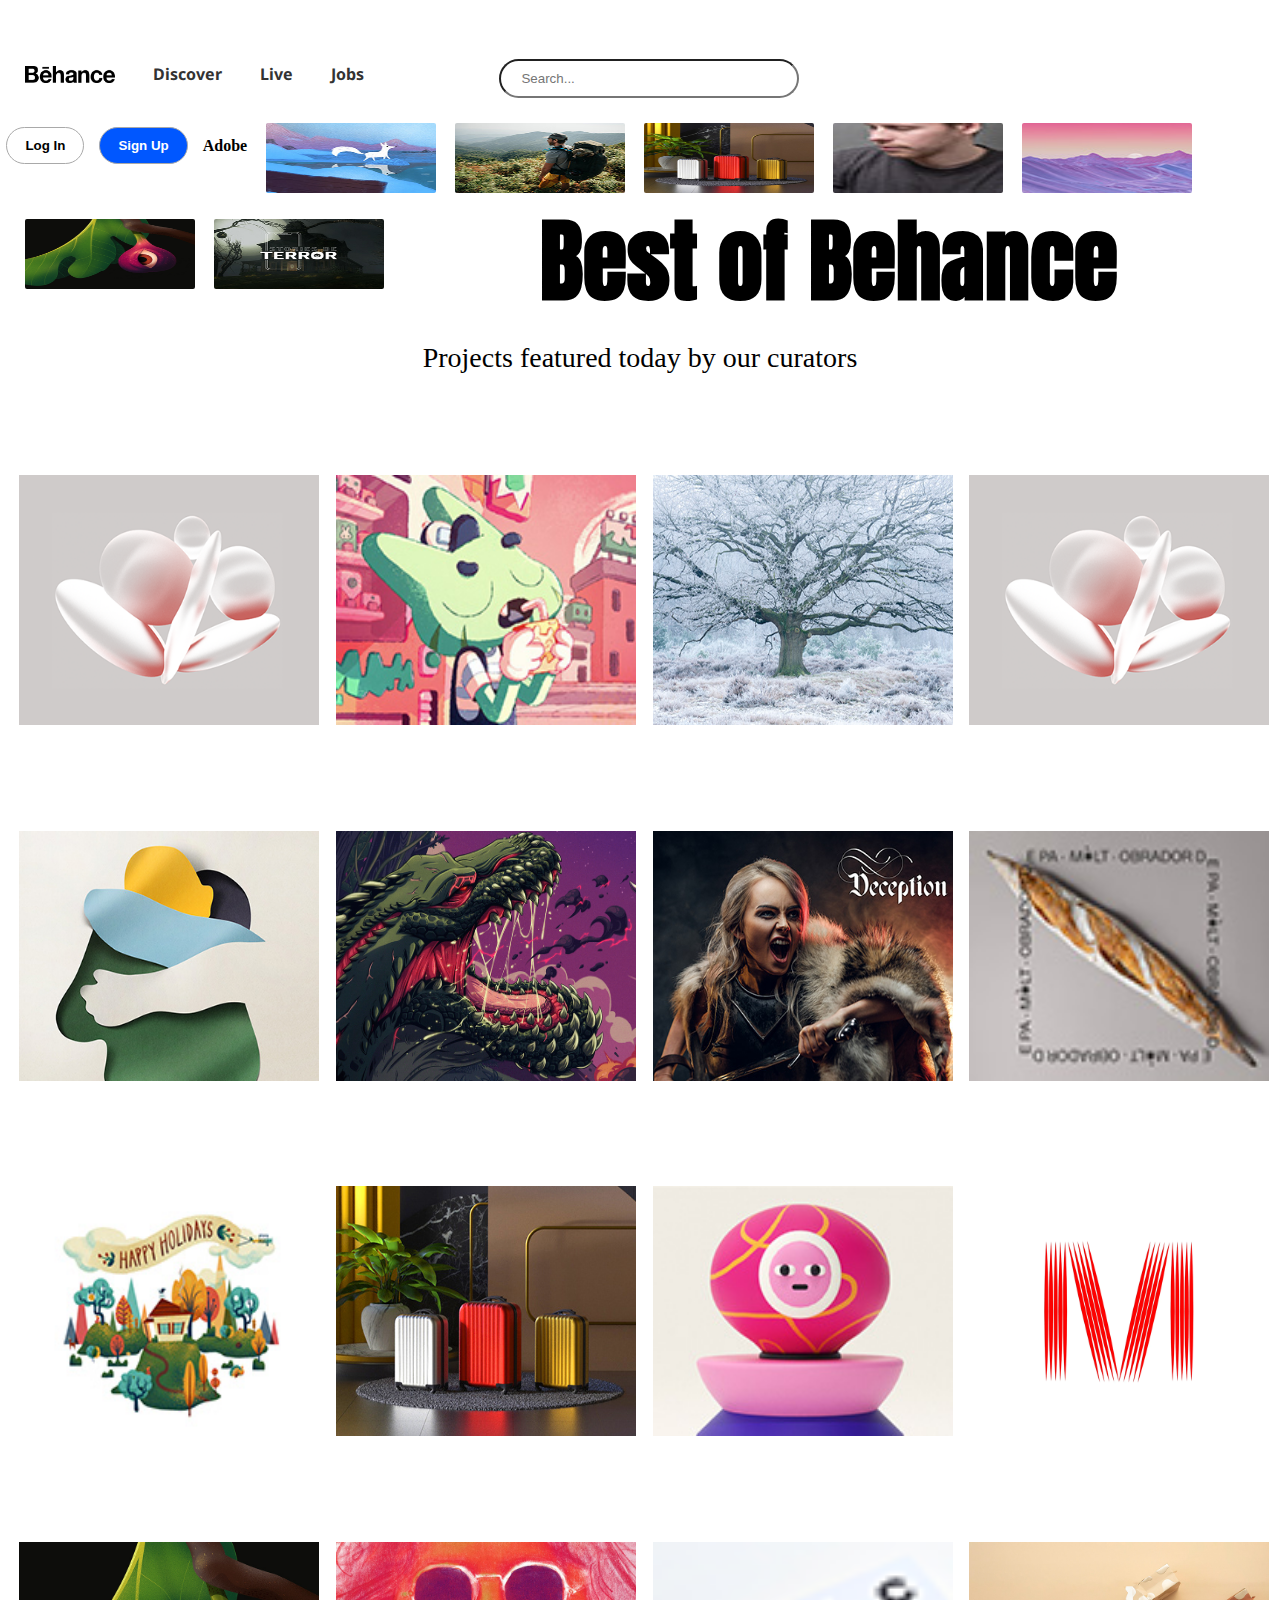
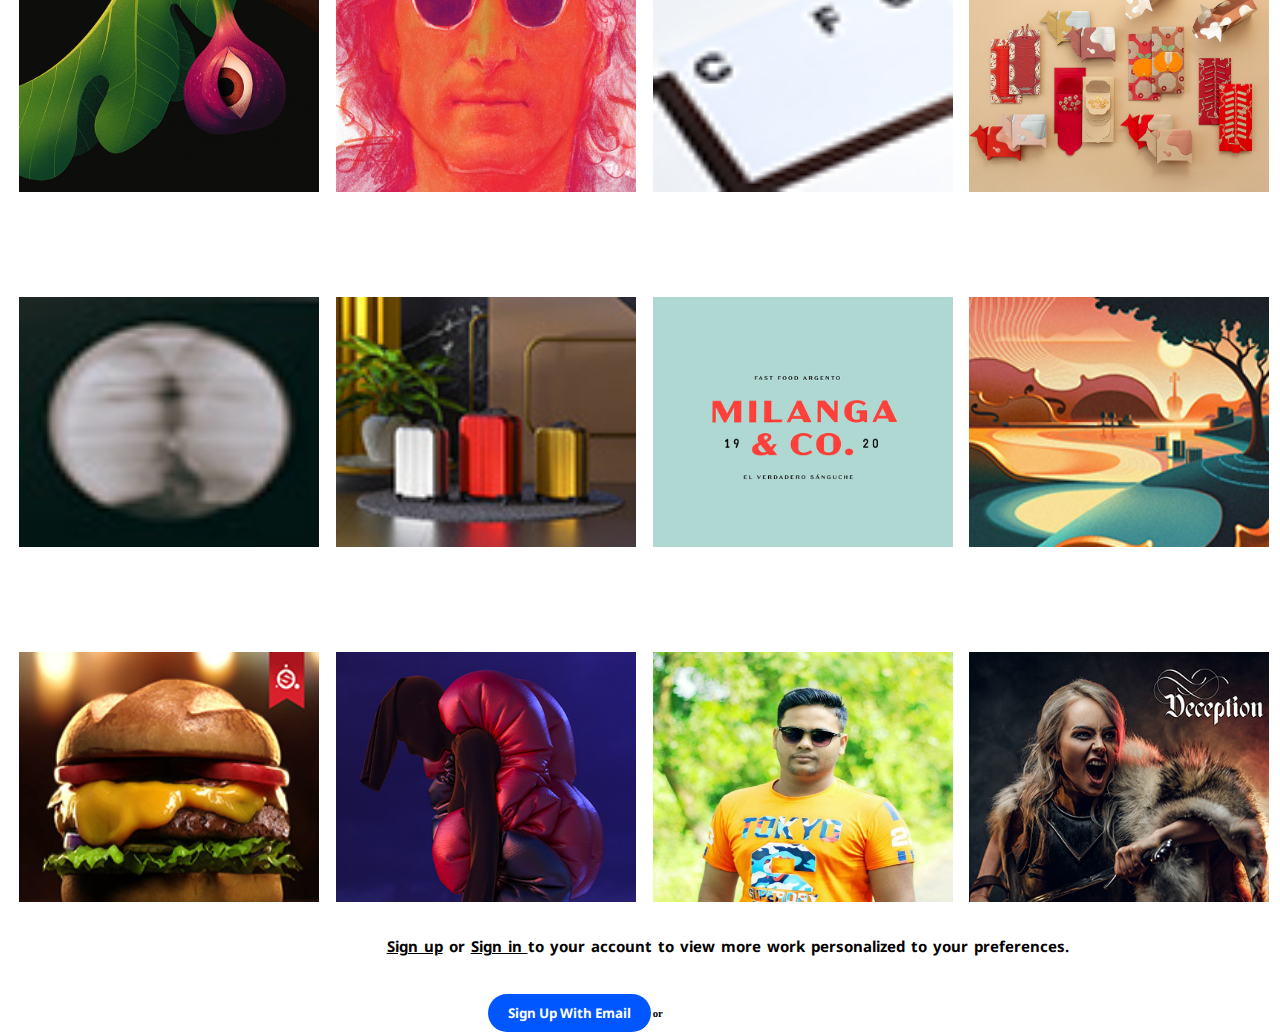
<file: Behance/index.html>
<!DOCTYPE html>
<html>
<head>
	<meta charset="utf-8">
	<meta http-equiv="X-UA-Compatible" content="IE=edge">
	<title>Behance:: Best of Behance</title>
	<link rel="stylesheet" href="assets/css/style.css">
	<link rel="stylesheet" href="assets/fonts/fontawwesome/css/all.css">
	<link rel="shortcut icon" href="assets/img/unnamed.png" type="image/x-icon">

</head>
<body>
<!-- behance start -->
<div class="main-section">
	<div class="container">
		<div class="hearder-left">
			<img src="assets/img/logo.png" alt="">
			<ul>
				<li><a href="#">Discover</a></li>
				<li><a href="#">Live</a></li>
				<li><a href="#">Jobs</a></li>
			</ul>
		</div>
		<div class="hearder-middle">
			
			<input type="Search" placeholder= "Search...">

		</div>
		<div class="hearder-right">
			<button>Log In</button>
			<button class="first" >Sign Up</button>
			<h6>Adobe</h6>
		</div>
	</div>
</div>

<div class="team-member">
	<div class="container">

		<div class="team1">
			<img src="assets/img/1.jpg" alt="">
		</div>

		<div class="team1">
			<img src="assets/img/2 (1).jpg" alt="">
		</div>

		<div class="team1">
			<img src="assets/img/3.jpg" alt="">
		</div>

		<div class="team1">
			<img src="assets/img/32.jpg" alt="">
		</div>

		<div class="team1">
			<img src="assets/img/5 (1).jpg" alt="">
		</div>

		<div class="team1">
			<img src="assets/img/6.jpg" alt="">
		</div>

		<div class="team1">
			<img src="assets/img/7.jpg" alt="">
		</div>

	</div>
</div>


<div class="text">
	<div class="container">
		<h1>Best of Behance</h1>
		<p>Projects featured today by our curators</p>
	</div>
</div>


<div class="image-section">
	<div class="container">
		<div class="img1">
			<img src="assets/img/10 (1).png" alt="">
			
			
		</div>

		<div class="img1">
			<img src="assets/img/12 (1).jpg" alt="">
			
		</div>
		<div class="img1">
			<img src="assets/img/14 (1).jpg" alt="">

			
		</div>
		<div class="img1">
			<img src="assets/img/10 (1).png" alt="">
			
		</div>
		<div class="img1">
			<img src="assets/img/14 (2).jpg" alt="">
			
		</div>
		<div class="img1">
			<img src="assets/img/16.png" alt="">
			
		</div>
		<div class="img1">
			<img src="assets/img/19 (1).jpg" alt="">
			
		</div>
		<div class="img1">
			<img src="assets/img/19 (2).jpg" alt="">
			
		</div>
		<div class="img1">
			<img src="assets/img/2.jpg" alt="">
			
		</div>
		<div class="img1">
			<img src="assets/img/3.jpg" alt="">
			
		</div>
		<div class="img1">
			<img src="assets/img/4 (1).jpg" alt="">
			
		</div>
		<div class="img1">
			<img src="assets/img/5.png" alt="">
			
		</div>
		<div class="img1">
			<img src="assets/img/6.jpg" alt="">
			
		</div>
		<div class="img1">
			<img src="assets/img/8 (2).jpg" alt="">
			
		</div>
		<div class="img1">
			<img src="assets/img/20.png" alt="">
			
		</div>
		<div class="img1">
			<img src="assets/img/21.jpg" alt="">
			
		</div>
		<div class="img1">
			<img src="assets/img/22.jpg" alt="">
			
		</div>
		<div class="img1">
			<img src="assets/img/23 (1).jpg" alt="">
			
		</div>
		<div class="img1">
			<img src="assets/img/25 (1).jpg" alt="">
			
		</div>
		<div class="img1">
			<img src="assets/img/25 (2).jpg" alt="">
			
		</div>
		<div class="img1">
			<img src="assets/img/27 (1).jpg" alt="">
			
		</div>
		<div class="img1">
			<img src="assets/img/27 (2).jpg" alt="">
			
		</div>
		<div class="img1">
			<img src="assets/img/19.jpg" alt="">
			
		</div>
		<div class="img1">
			<img src="assets/img/19 (1).jpg" alt="">
			
		</div>
		
		
	</div>
</div>
<div class="bottom">
	<div class="container">
		<div class="sign-area">
		<p><a href="#">Sign up</a> or <a href="#">Sign in </a> to your account to view more work personalized to your preferences.</p>
		<button>Sign Up With Email</button>
		<h6>or</h6>
	</div>
	</div>
</div>









	
</body>
</html>
</file>
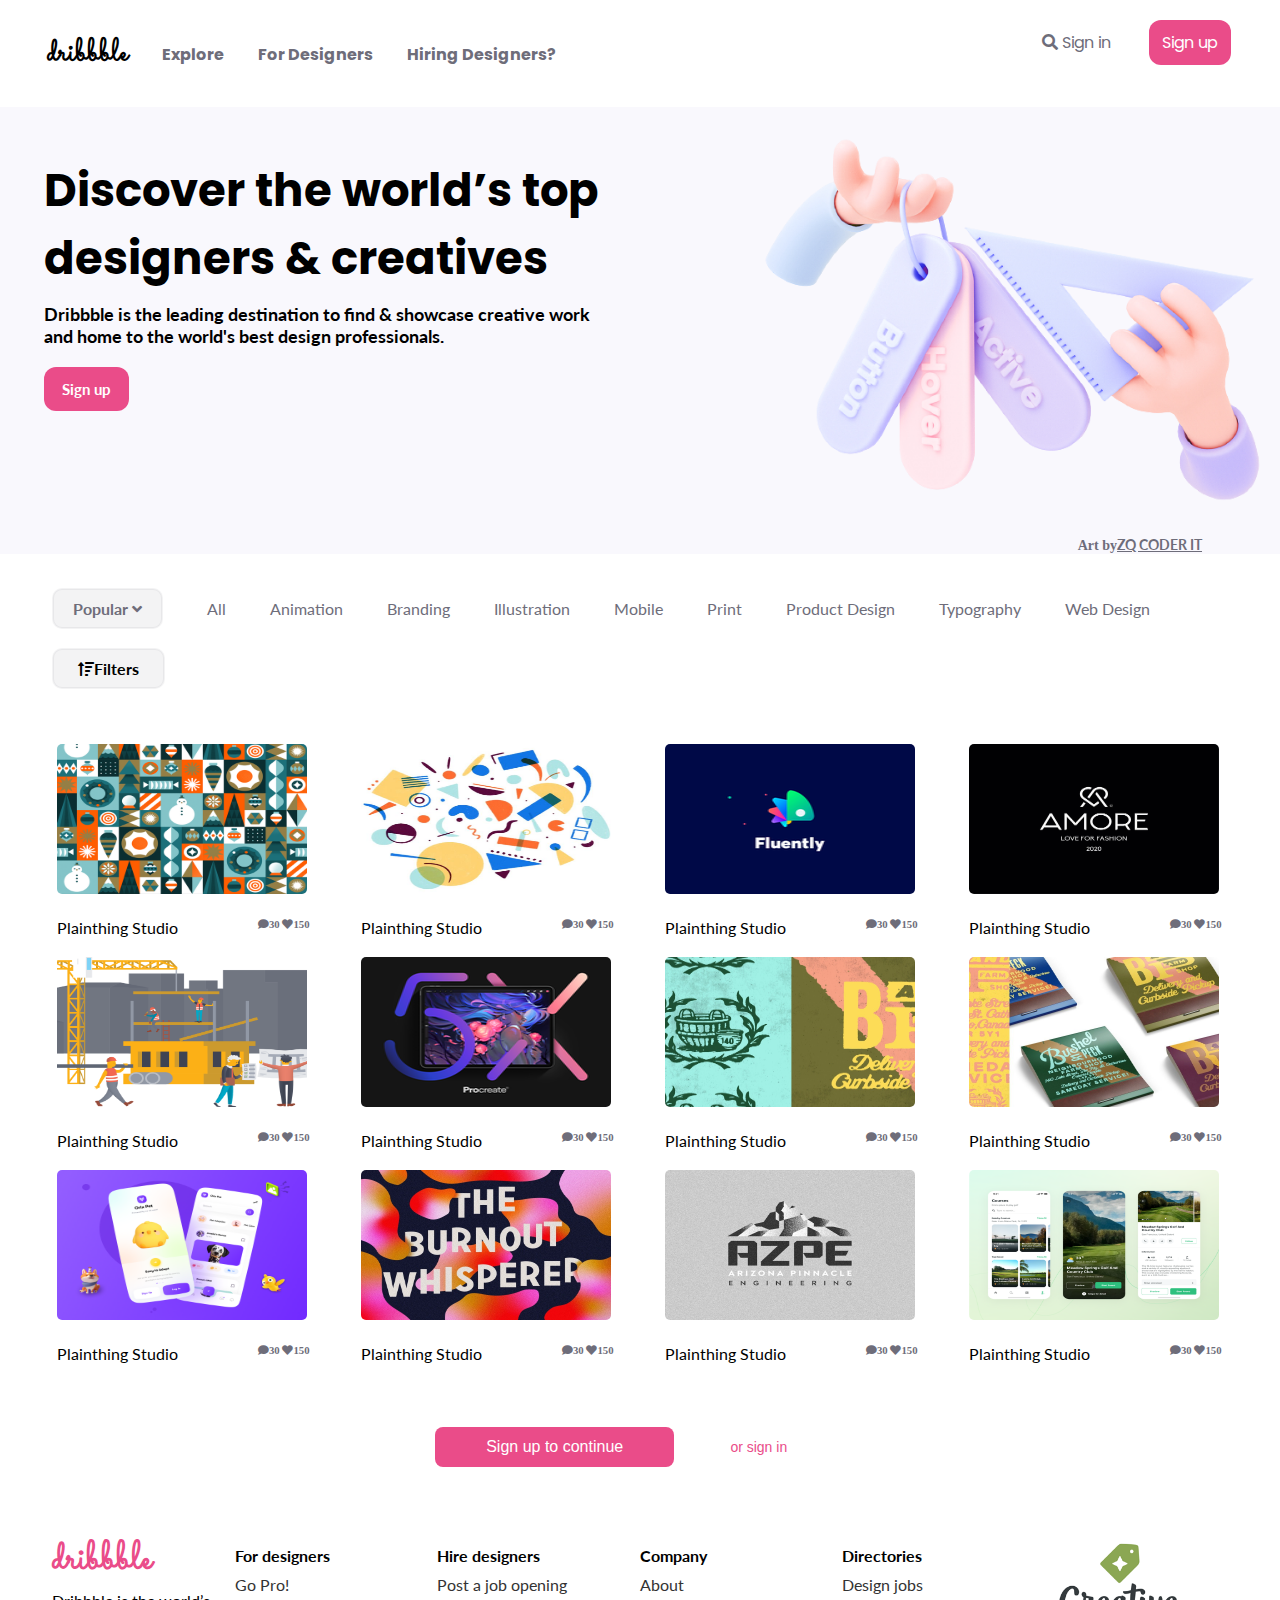
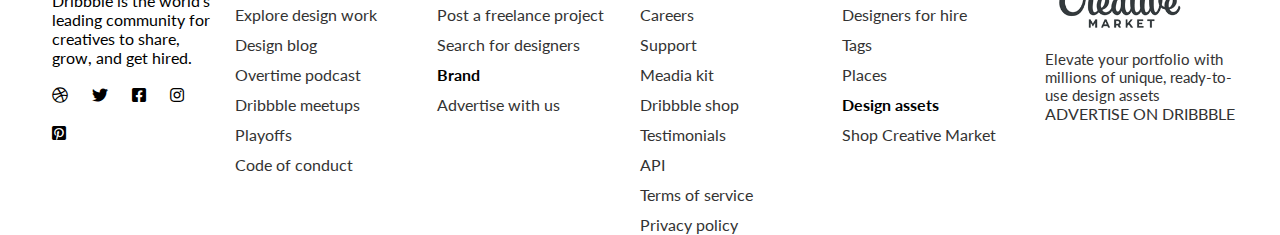
<file: Dribbble/index.html>
<!DOCTYPE html>
<html>
<head>
	<meta charset="utf-8">
	<meta http-equiv="X-UA-Compatible" content="IE=edge">
	<title>Dribbble-Discover the World's top Designers & Creative Professionals</title>
	<link rel="stylesheet" href="assets/css/style.css">
	<link rel="shortcut icon" href="assets/img/fav.png" type="image/x-icon">
	<link rel="stylesheet" href="assets/fonts/fontawesome/css/all.css">
</head>
<body>
	<div class="header">
		<div class="container">
			<div class="header-left">
				<ul>
					<li><a class="logo" href="#">dribbble</a></li>
					<li><a href="#">Explore</a></li>
					<li><a href="#">For Designers</a></li>
					<li><a href="#">Hiring Designers?</a></li>
				</ul>
			</div>
			<div class="header-right">
				<ul>
					<li><a href="#"><i class="fas fa-search"></i>    Sign in</a></li>
					<li><a class="btn" href="#">Sign up</a></li>
				</ul>
			</div>
		</div>
	</div>
<!-- header end -->

<div class="body">
	<div class="container">
		<div class="body-left">
			<h1>Discover the world’s top designers & creatives</h1>
			<p>Dribbble is the leading destination to find & showcase creative work and home to the world's best design professionals.</p>
			<button><a href="#">Sign up</a></button>
		</div>
		<div class="body-right">
			<img src="assets/img/main part.png" alt="">
			<h6>Art by<a href="#">ZQ CODER IT</a></h6>
		</div>
	</div>
</div>

<div class="link">
	<div class="container">
		<ul>
			<li><a class="first" href="#">Popular <i class="fas fa-angle-down"></i></a></li>
			<li><a href="#">All</a></li>
			<li><a href="#">Animation</a></li>
			<li><a href="#">Branding</a></li>
			<li><a href="#">Illustration</a></li>
			<li><a href="#">Mobile</a></li>
			<li><a href="#">Print</a></li>
			<li><a href="#">Product Design</a></li>
			<li><a href="#">Typography</a></li>
			<li><a href="#">Web Design</a></li>
			<li><a class="last" href="#">  <i class="fas fa-sort-amount-up"></i>Filters</a></li>
		</ul>
	</div>
</div>
<!-- link menu end -->
<div class="all-images">
	<div class="container">
		<div class="images">
			<img src="assets/img/2.png" alt="">
			<p>Plainthing Studio</p>
			<h6><i id="a" class="fas fa-comment"></i>30 <i id="a" class="fas fa-heart"></i>150</h6>
		</div>
<div class="images">
			<img src="assets/img/3.jpg" alt="">
			<p>Plainthing Studio</p>
			<h6><i id="a" class="fas fa-comment"></i>30 <i id="a" class="fas fa-heart"></i>150</h6>
		</div>
		<div class="images">
			<img src="assets/img/4.png" alt="">
			<p>Plainthing Studio</p>
			<h6><i id="a" class="fas fa-comment"></i>30 <i id="a" class="fas fa-heart"></i>150</h6>
		</div>
		<div class="images">
			<img src="assets/img/5.jpg" alt="">
			<p>Plainthing Studio</p>
			<h6><i id="a" class="fas fa-comment"></i>30 <i id="a" class="fas fa-heart"></i>150</h6>
		</div>
		<div class="images">
			<img src="assets/img/6.png" alt="">
			<p>Plainthing Studio</p>
			<h6><i id="a" class="fas fa-comment"></i>30 <i id="a" class="fas fa-heart"></i>150</h6>
		</div>
		<div class="images">
			<img src="assets/img/7.png" alt="">
			<p>Plainthing Studio</p>
			<h6><i id="a" class="fas fa-comment"></i>30 <i id="a" class="fas fa-heart"></i>150</h6>
		</div>
		<div class="images">
			<img src="assets/img/8.jpg" alt="">
			<p>Plainthing Studio</p>
			<h6><i id="a" class="fas fa-comment"></i>30 <i id="a" class="fas fa-heart"></i>150</h6>
		</div>
		<div class="images">
			<img src="assets/img/9.jpg" alt="">
			<p>Plainthing Studio</p>
			<h6><i id="a" class="fas fa-comment"></i>30 <i id="a" class="fas fa-heart"></i>150</h6>
		</div>
		<div class="images">
			<img src="assets/img/10.png" alt="">
			<p>Plainthing Studio</p>
			<h6><i id="a" class="fas fa-comment"></i>30 <i id="a" class="fas fa-heart"></i>150</h6>
		</div>
		<div class="images">
			<img src="assets/img/11.jpg" alt="">
			<p>Plainthing Studio</p>
			<h6><i id="a" class="fas fa-comment"></i>30 <i id="a" class="fas fa-heart"></i>150</h6>
		</div>
		
		<div class="images">
			<img src="assets/img/14.png" alt="">
			<p>Plainthing Studio</p>
			<h6><i id="a" class="fas fa-comment"></i>30 <i id="a" class="fas fa-heart"></i>150</h6>
		</div>
		<div class="images">
			<img src="assets/img/15.png" alt="">
			<p>Plainthing Studio</p>
			<h6><i id="a" class="fas fa-comment"></i>30 <i id="a" class="fas fa-heart"></i>150</h6>
		</div>
	</div>
</div>
<div class="login-area">
	<button class="btn2" >Sign up to continue</button>
	<button>or sign in</button>
</div>
<!-- all image end -->

<div class="fotter">
	<div class="container">
		<div class="text">
			<h4>dribbble</h4>
			<p>Dribbble is the world’s leading community for creatives to share, grow, and get hired.</p>
			<i class="fab fa-dribbble"></i>
			<i class="fab fa-twitter"></i>
			<i class="fab fa-facebook-square"></i>
			<i class="fab fa-instagram"></i><br>
			<i class="fab fa-pinterest-square"></i>

		</div>
		<div class="second">
			<p>For designers</p>
			<ul>
				<li><a href="#">Go Pro!</a></li>
				<li><a href="#">Explore design work</a></li>
				<li><a href="#">Design blog</a></li>
				<li><a href="#">Overtime podcast</a></li>
				<li><a href="#">Dribbble meetups</a></li>
				<li><a href="#">Playoffs</a></li>
				<li><a href="#">Code of conduct</a></li>
			</ul>

		</div>
		<div class="third">
			<p>Hire designers</p>
			<ul>
				<li><a href="#">Post a job opening</a></li>
				<li><a href="#">Post a freelance project</a></li>
				<li><a href="#">Search for designers</a></li>
				<li><a class="active" href="#">Brand</a></li>
				<li><a href="#">Advertise with us</a></li>
				
			</ul>

		</div>

		<div class="fourth">
			<p>Company</p>
			<ul>
				<li><a href="#">About</a></li>
				<li><a href="#">Careers</a></li>
				<li><a href="#">Support</a></li>
				<li><a href="#">Meadia kit</a></li>
				<li><a href="#">Dribbble shop</a></li>
				<li><a href="#">Testimonials</a></li>
				<li><a href="#">API</a></li>
				<li><a href="#">Terms of service</a></li>
				<li><a href="#">Privacy policy</a></li>
				
			</ul>

		</div>
		<div class="fifth">
			<p>Directories</p>
			<ul>
				<li><a href="#">Design jobs</a></li>
				<li><a href="#">Designers for hire</a></li>
				<li><a href="#">Tags</a></li>
				<li><a href="#">Places</a></li>
				<li><a class="active2" href="#">Design assets</a></li>
				<li><a href="#">Shop Creative Market</a></li>
				
			</ul>

		</div>
		<div class="sixth">
			<img src="assets/img/last.png" alt="">
			<p>Elevate your portfolio with millions of unique, ready-to-use design assets</p>
			<a class="finish" href="#">ADVERTISE ON DRIBBBLE</a>

		</div>


	</div>

</div>

<!-- fotter end -->








</body>
</html>
</file>
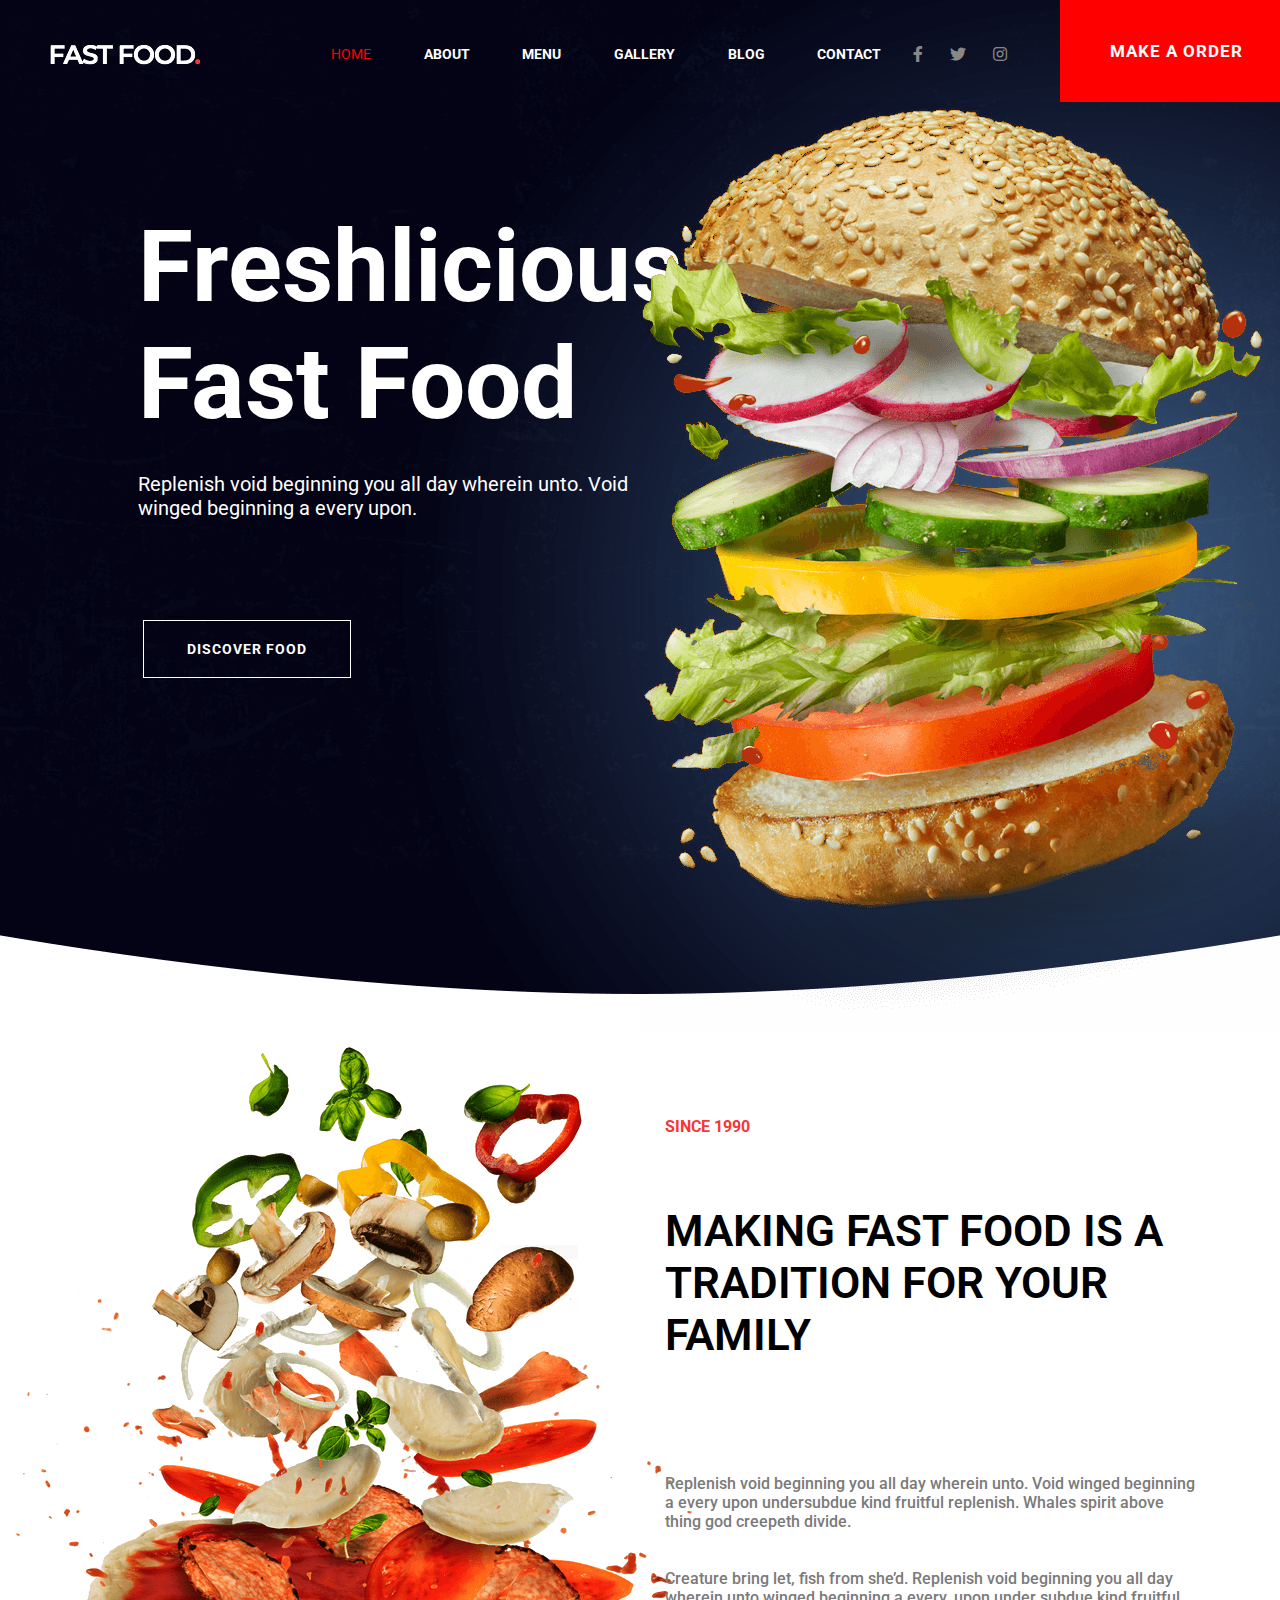
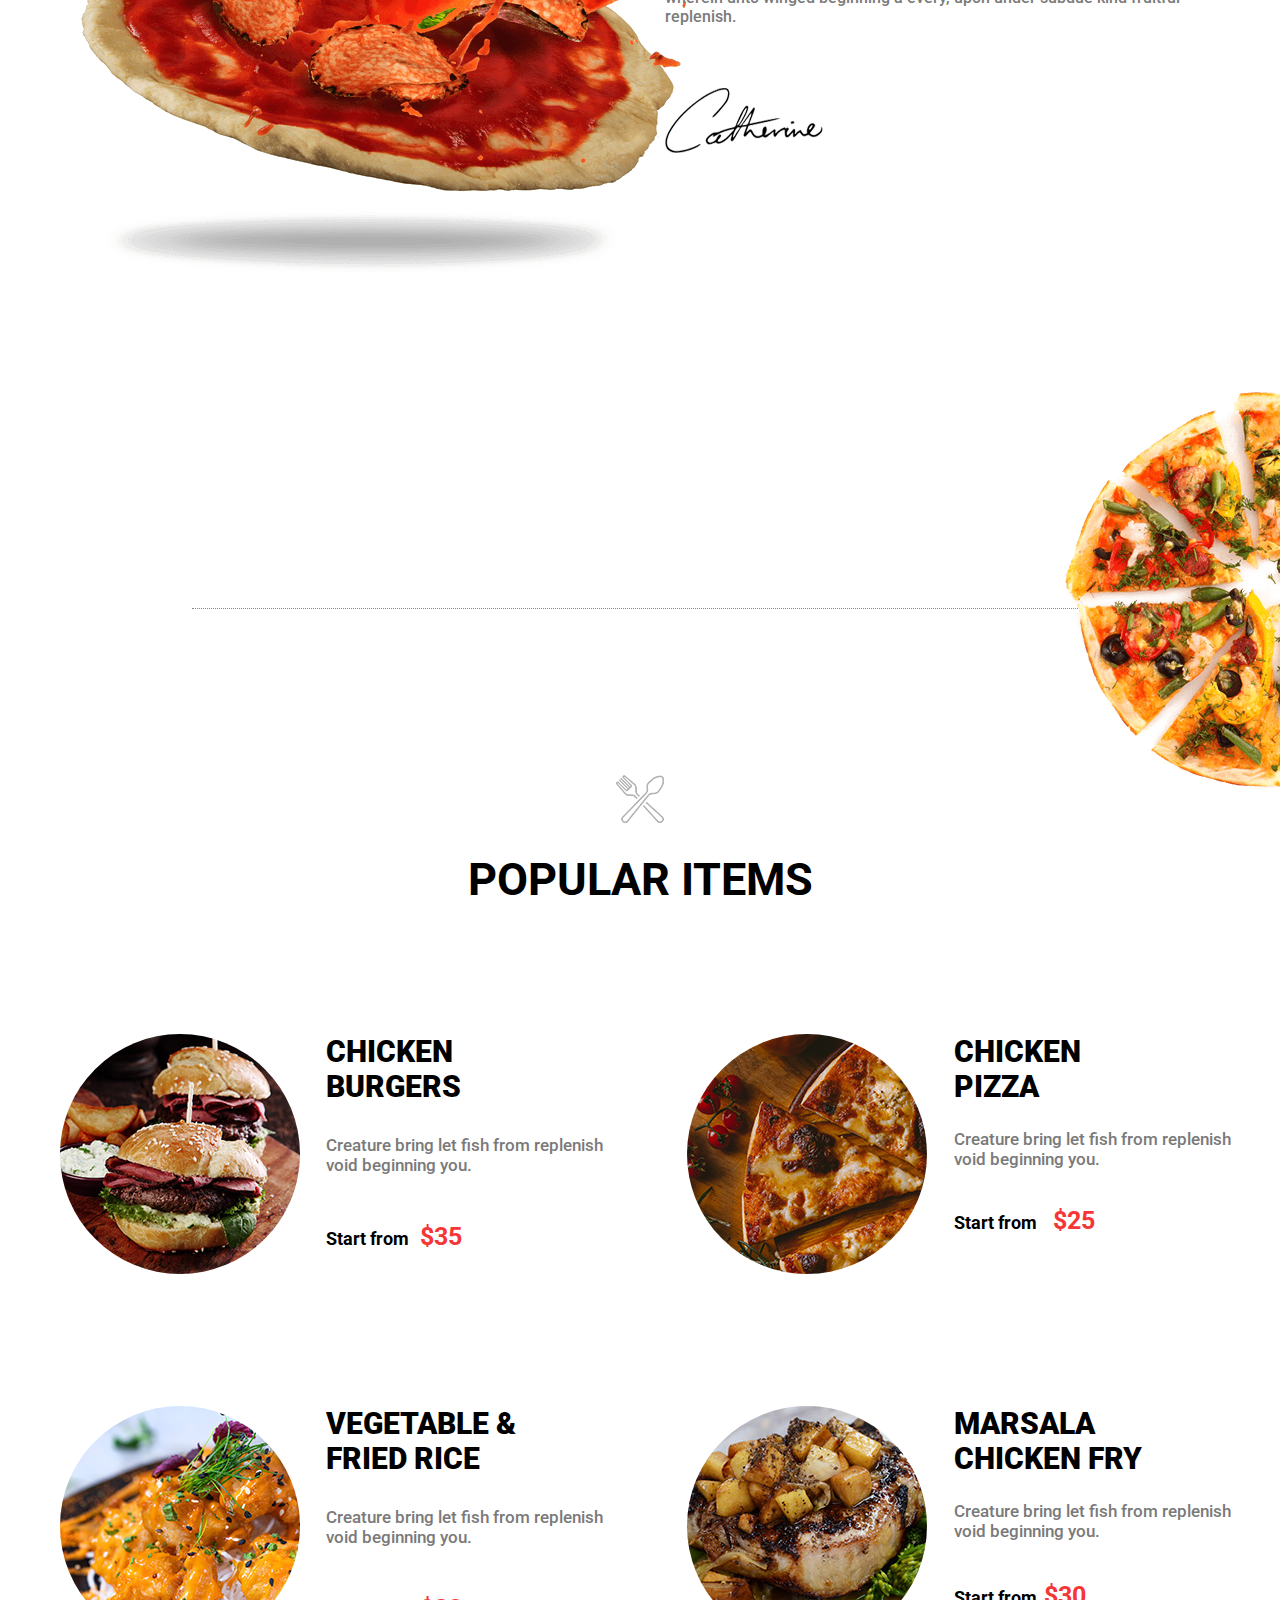
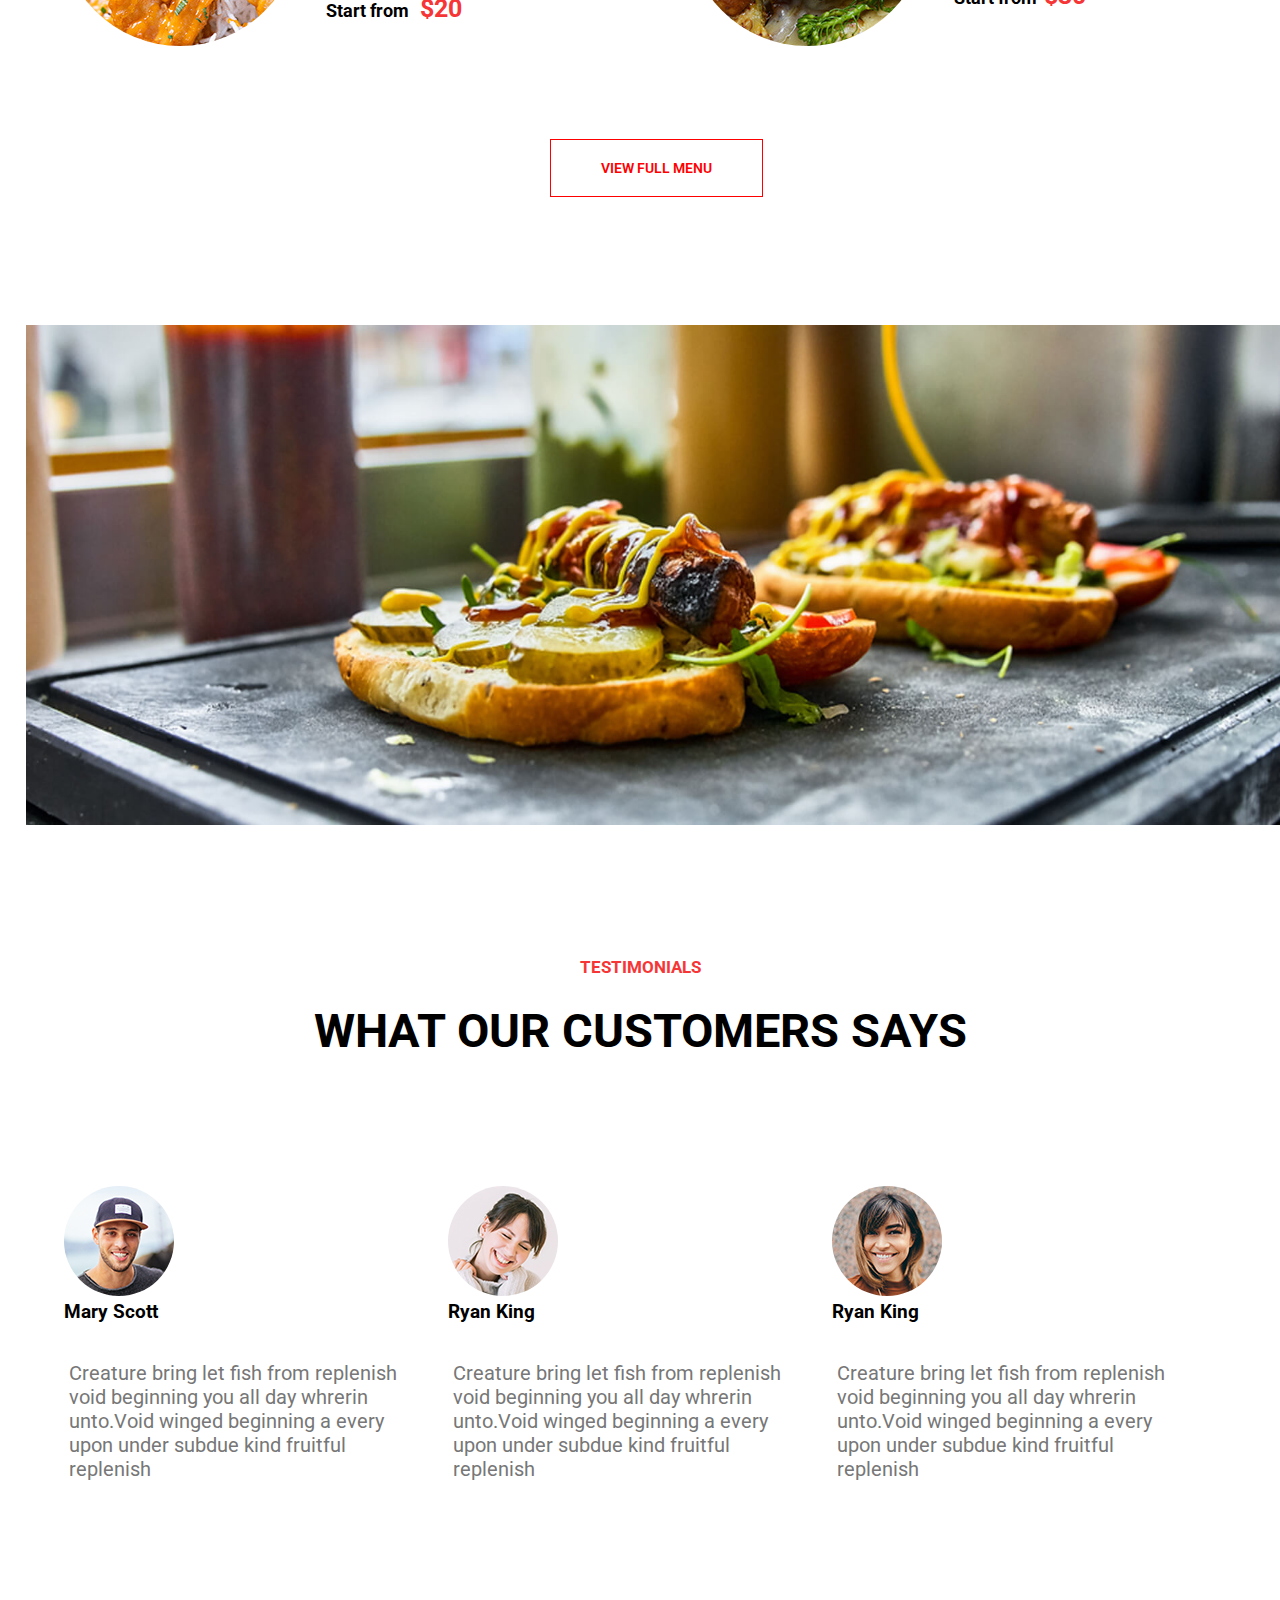
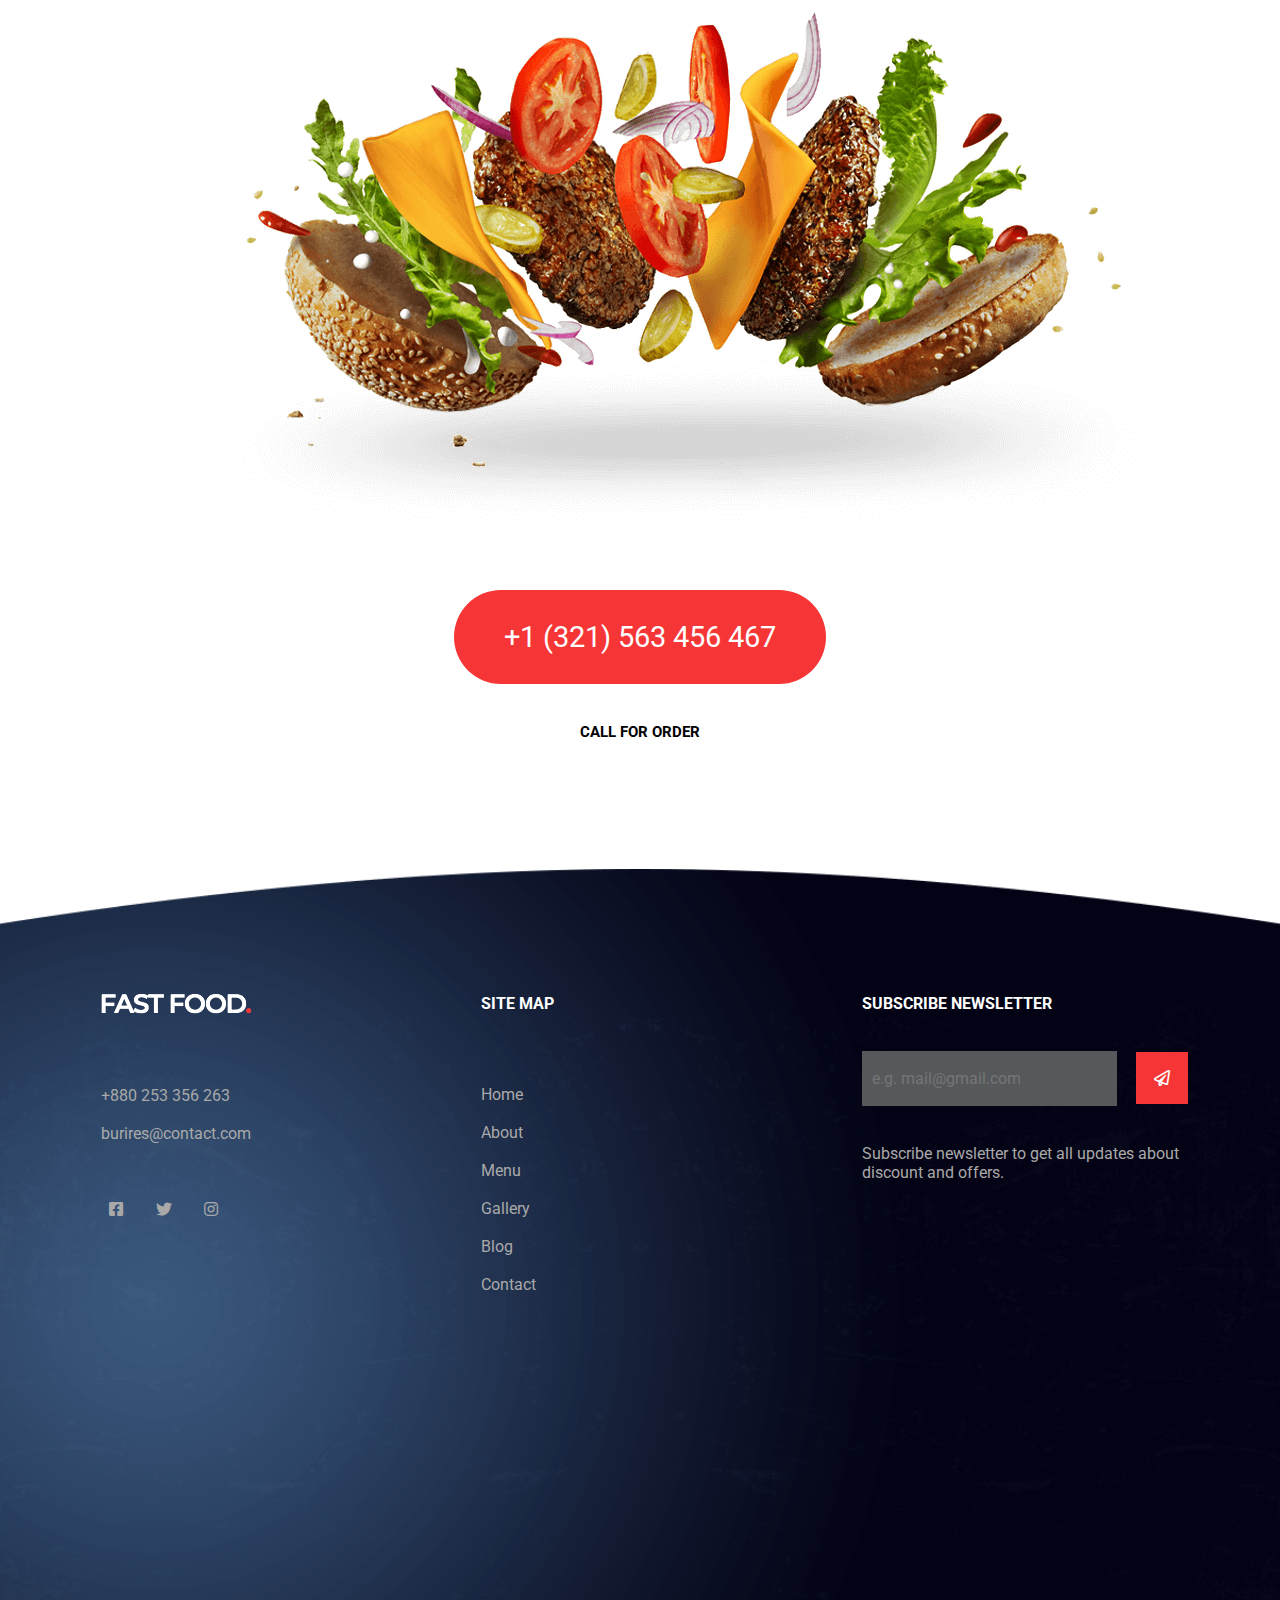
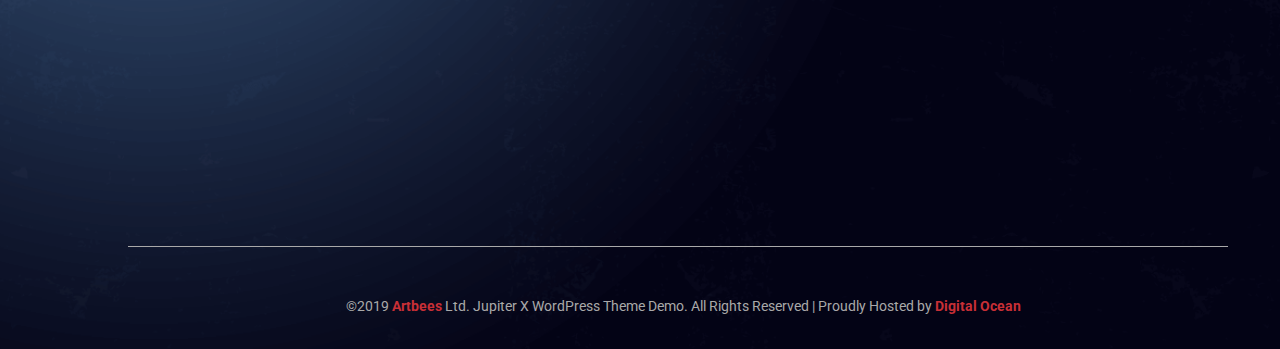
<file: Fasst Food-Jupiter X Template/index.html>
<!DOCTYPE html>
<html>
<head>
	<meta charset="utf-8">
	<meta http-equiv="X-UA-Compatible" content="IE=edge">
	<title>Fast Food-Jupiter X Template</title>
	<link rel="stylesheet" href="assets/css/style.css">
	<link rel="stylesheet" href="assets/css/animate.min.css">
	<link rel="stylesheet" href="assets/fonts/fontawesome/css/all.css">
	<link rel="shortcut icon" href="assets/img/fav.ico" type="image/x-icon">

</head>
<body>
	<div class="header">
		<div class="container">
			<div class="logo">
				<img src="assets/img/logo (1).png" alt="">
			</div>
			<div class="menu">
				<ul>
					<li><a class="first" href="#">home</a></li>
					<li><a href="#">about</a></li>
					<li><a href="#">menu</a></li>
					<li><a href="#">gallery</a></li>
					<li><a href="#">blog</a></li>
					<li><a href="#">contact</a></li>
				</ul>
			</div>
			<div class="icon">
				<ul>
					<li><a href="#"><i class="fab fa-facebook-f"></i></a></li>
					<li><a href="#"><i class="fab fa-twitter"></i></a></li>
					<li><a href="#"><i class="fab fa-instagram"></i></a></li>
					<button >make a order</button>
				</ul>
			</div>
			<!-- header end -->
			<div class="body">
				<div class="text">
					<h1>Freshlicious Fast Food</h1>
					<p>Replenish void beginning you all day wherein unto. Void winged beginning a every upon.</p>
					<div class="btn">
						<button>discover food</button>
					</div>
				</div>
				<div class="image">
					<img src="assets/img/main img.png" alt="">
				</div>
			</div>

		</div>
	</div>
	<!-- Header & Body end -->
	<div class="middle">
		<div class="container">
			<div class="middle-left">
				<img src="assets/img/main.png" alt="">
			</div>
			<div class="middle-right">
				<h6>SINCE 1990</h6>
				<h3>MAKING FAST FOOD IS A TRADITION FOR YOUR FAMILY</h3>
				<p>Replenish void beginning you all day wherein unto. Void winged beginning <br> a every upon undersubdue kind fruitful replenish. Whales spirit above <br> thing god creepeth divide. <br><br> <br>Creature bring let, fish from she’d. Replenish void beginning you all day <br>wherein unto winged beginning a every, upon under subdue kind fruitful <br>replenish.</p>
				<img src="assets/img/30.png" alt="">
			</div>
		</div>
	</div>


<div class="right-img">
	<img src="assets/img/29.png" alt="">
	<hr>
</div>

<div class="cross">
	<img src="assets/img/31.png" alt="">
	<p>POPULAR ITEMS</p>
</div>
<!-- middle end -->

<div class="team-member">
	<div class="container">
		<div class="team1">
			<img src="assets/img/21.jpg" alt="">
		</div>
		<div class="text1">
			<h3>CHICKEN <br> BURGERS</h3>
			<p>Creature bring let fish from replenish <br> void beginning you.</p>
			<h6>Start from <span>$35</span></h6>
			
		</div>


		<div class="team2">
			<img src="assets/img/26.jpg" alt="">
		</div>
		<div class="text2">
			<h3>CHICKEN <br> PIZZA</h3>
			<p>Creature bring let fish from replenish <br> void beginning you.</p>
			<h6>Start from <span>$25</span></h6>
		</div>

	</div>
</div>
<!-- end -->


<div class="team-member">
	<div class="container">
		<div class="team3">
			<img src="assets/img/home-populer-item03.jpg" alt="">
		</div>
		<div class="text3">
			<h3>VEGETABLE & <br> FRIED RICE</h3>
			<p>Creature bring let fish from replenish <br> void beginning you.</p>
			<h6>Start from <span>$20</span></h6>
			
		</div>


		<div class="team4">
			<img src="assets/img/home-populer-item04.jpg" alt="">
		</div>
		<div class="text4">
			<h3>MARSALA <br> CHICKEN FRY</h3>
			<p>Creature bring let fish from replenish <br> void beginning you.</p>
			<h6>Start from <span>$30</span></h6>
		</div>

	</div>
</div>

<div class="btn2">
	<button><a href="#">view full menu</a></button>
</div>

<div class="home-img">
	<img src="assets/img/home-video.jpg" alt="">
</div>

<div class="testimonial">
	<h5>TESTIMONIALS</h5>
	<h3>WHAT OUR CUSTOMERS SAYS</h3>
</div>

<div class="team-members">
	<div class="teams">
		<img src="assets/img/20.jpg" alt="">
		<h2>Mary Scott</h2>
		<p>Creature bring let fish from replenish void beginning you all day whrerin unto.Void winged beginning a every upon under subdue kind fruitful replenish</p>
	</div>

	<div class="teams">
		<img src="assets/img/27.jpg" alt="">
		<h2>Ryan King</h2>
		<p>Creature bring let fish from replenish void beginning you all day whrerin unto.Void winged beginning a every upon under subdue kind fruitful replenish</p>
	</div>

	<div class="teams">
		<img src="assets/img/28.jpg" alt="">
		<h2>Ryan King</h2>
		<p>Creature bring let fish from replenish void beginning you all day whrerin unto.Void winged beginning a every upon under subdue kind fruitful replenish</p>
	</div>
</div>

<div class="animation">
	<img class="animated infinite tada" src="assets/img/home-burger-isolated.png" alt="">
</div>

<div class="btn3">
	<button><a href="#">+1 (321) 563 456 467</a></button>
	<P>CALL FOR ORDER</P>
</div>

<div class="footer">
	<div class="container">
		<div class="footer-left">
			<img src="assets/img/logo (1).png" alt="">
			<p>+880 253 356 263 <br><br> burires@contact.com</p>

			<i class="fab fa-facebook-square"></i>
			<i class="fab fa-twitter"></i>
			<i class="fab fa-instagram"></i>

		</div>
		<div class="footer-middle">
			<h4>SITE MAP</h4>
			<ul>
				<li><a href="#">Home</a></li>
				<li><a href="#">About</a></li>
				<li><a href="#">Menu</a></li>
				<li><a href="#">Gallery</a></li>
				<li><a href="#">Blog</a></li>
				<li><a href="#">Contact</a></li>
			</ul>
			
		</div>
		<div class="footer-right">
			<h3>SUBSCRIBE NEWSLETTER</h3>
			<input type="emai" placeholder="e.g. mail@gmail.com"><i class="far fa-paper-plane"></i>
			<p>Subscribe newsletter to get all updates about <br> discount and offers.</p>

        </div>




	</div>


</div>
<div class="hr"><hr>
</div>

<div class="end">
	<p>©2019 <a href="#">Artbees</a>  Ltd. Jupiter X WordPress Theme Demo. All Rights Reserved | Proudly Hosted by <a href="#">Digital Ocean</a> </p>
</div>





	
</body>
</html>
</file>
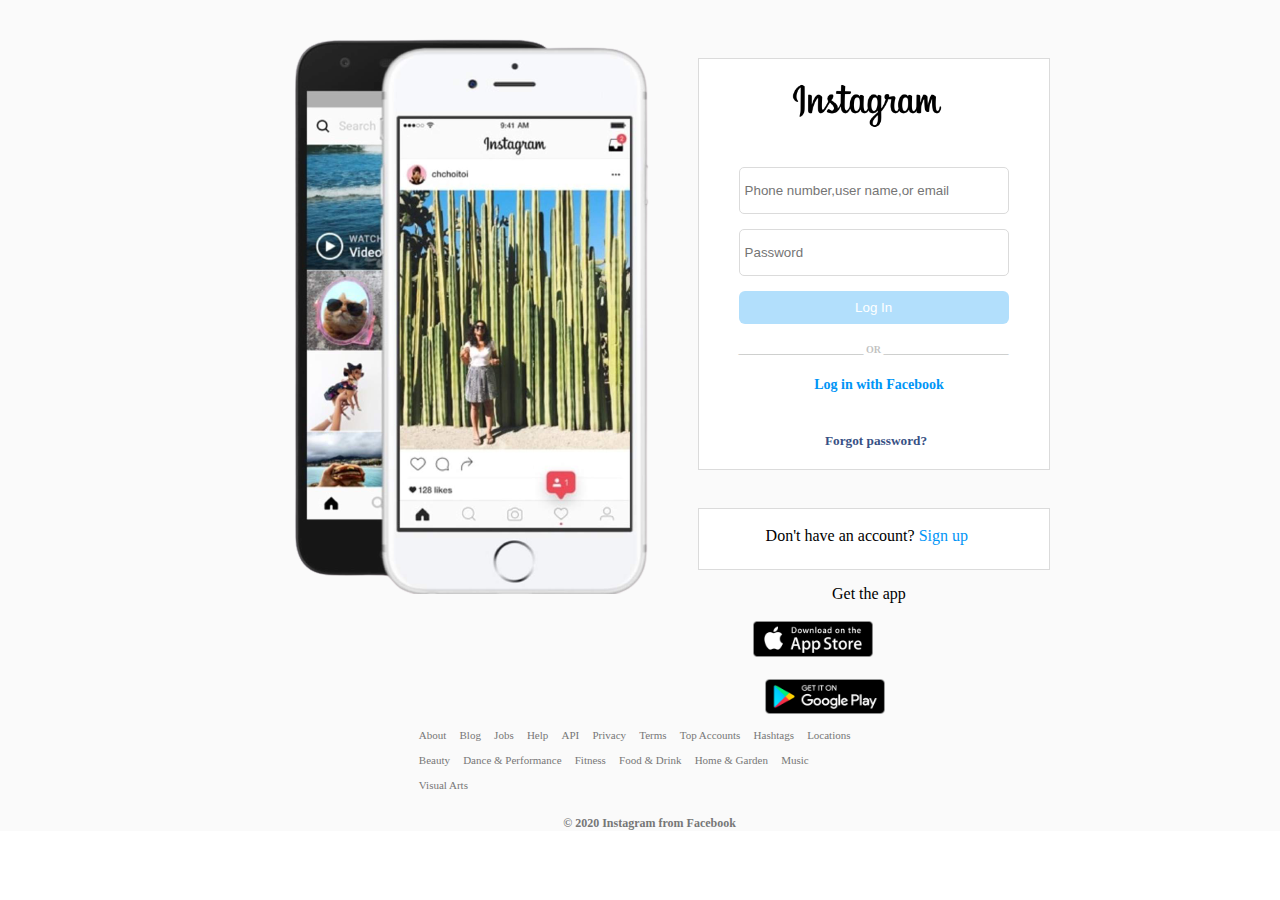
<file: Instagram/index.html>
<!DOCTYPE html>
<html>
<head>
	<meta charset="utf-8">
	<meta http-equiv="X-UA-Compatible" content="IE=edge">
	<title>Instagram</title>
	<link rel="stylesheet" href="assets/css/style.css">
	<link rel="shortcut icon" href="assets/img/favicon.jpg" type="image/x-icon">
</head>
<body>

<div class="main-part">
	<div class="container">
		<div class="left-part">
			<img src="assets/img/main pic.png" alt="">
		</div>
		<div class="right-part">
			<div class="box">
				<img src="assets/img/Instagram-Logo.png" alt="">
				<input type="text" placeholder="Phone number,user name,or email"><br>
				<input type="password" placeholder="Password"><br>
				<button>Log In</button>
				<h6>_________________________ OR _________________________</h6>

				<h4>Log in with Facebook</h4>

				
				<h5><a href="#">Forgot password?</a></h5>
				
			</div>

			<div class="box2">
				<p>Don't have an account? <a href="#">Sign up</a></p>
			</div>
			<p>Get the app</p>

			<div class="icon">
				<div class="container">
					<div class="left">
						<img src="assets/img/apple.png" alt="">
					</div>
					<div class="right">
						<img src="assets/img/play.png" alt="">
					</div>
				</div>
			</div>

		</div>

		<div class="fotter">
			<div class="container">
				<div class="fotter-end">
					<ul>
						<li><a href="#">About</a></li>
						<li><a href="#">Blog</a></li>
						<li><a href="#">Jobs</a></li>
						<li><a href="#">Help</a></li>
						<li><a href="#">API</a></li>
						<li><a href="#">Privacy</a></li>
						<li><a href="#">Terms</a></li>
						<li><a href="#">Top Accounts</a></li>
						<li><a href="#">Hashtags</a></li>
						<li><a href="#">Locations</a></li>
						<li><a href="#">Beauty</a></li>
						<li><a href="#">Dance & Performance</a></li>
						<li><a href="#">Fitness</a></li>
						<li><a href="#">Food & Drink</a></li>
						<li><a href="#">Home & Garden</a></li>
						<li><a href="#">Music</a></li>
						<li><a href="#">Visual Arts</a></li>
					</ul>
				</div>
			</div>
		</div>

		<h3>© 2020 Instagram from Facebook</h3>


		<!-- end instagram -->

	</div>

</div>











	
</body>
</html>
</file>
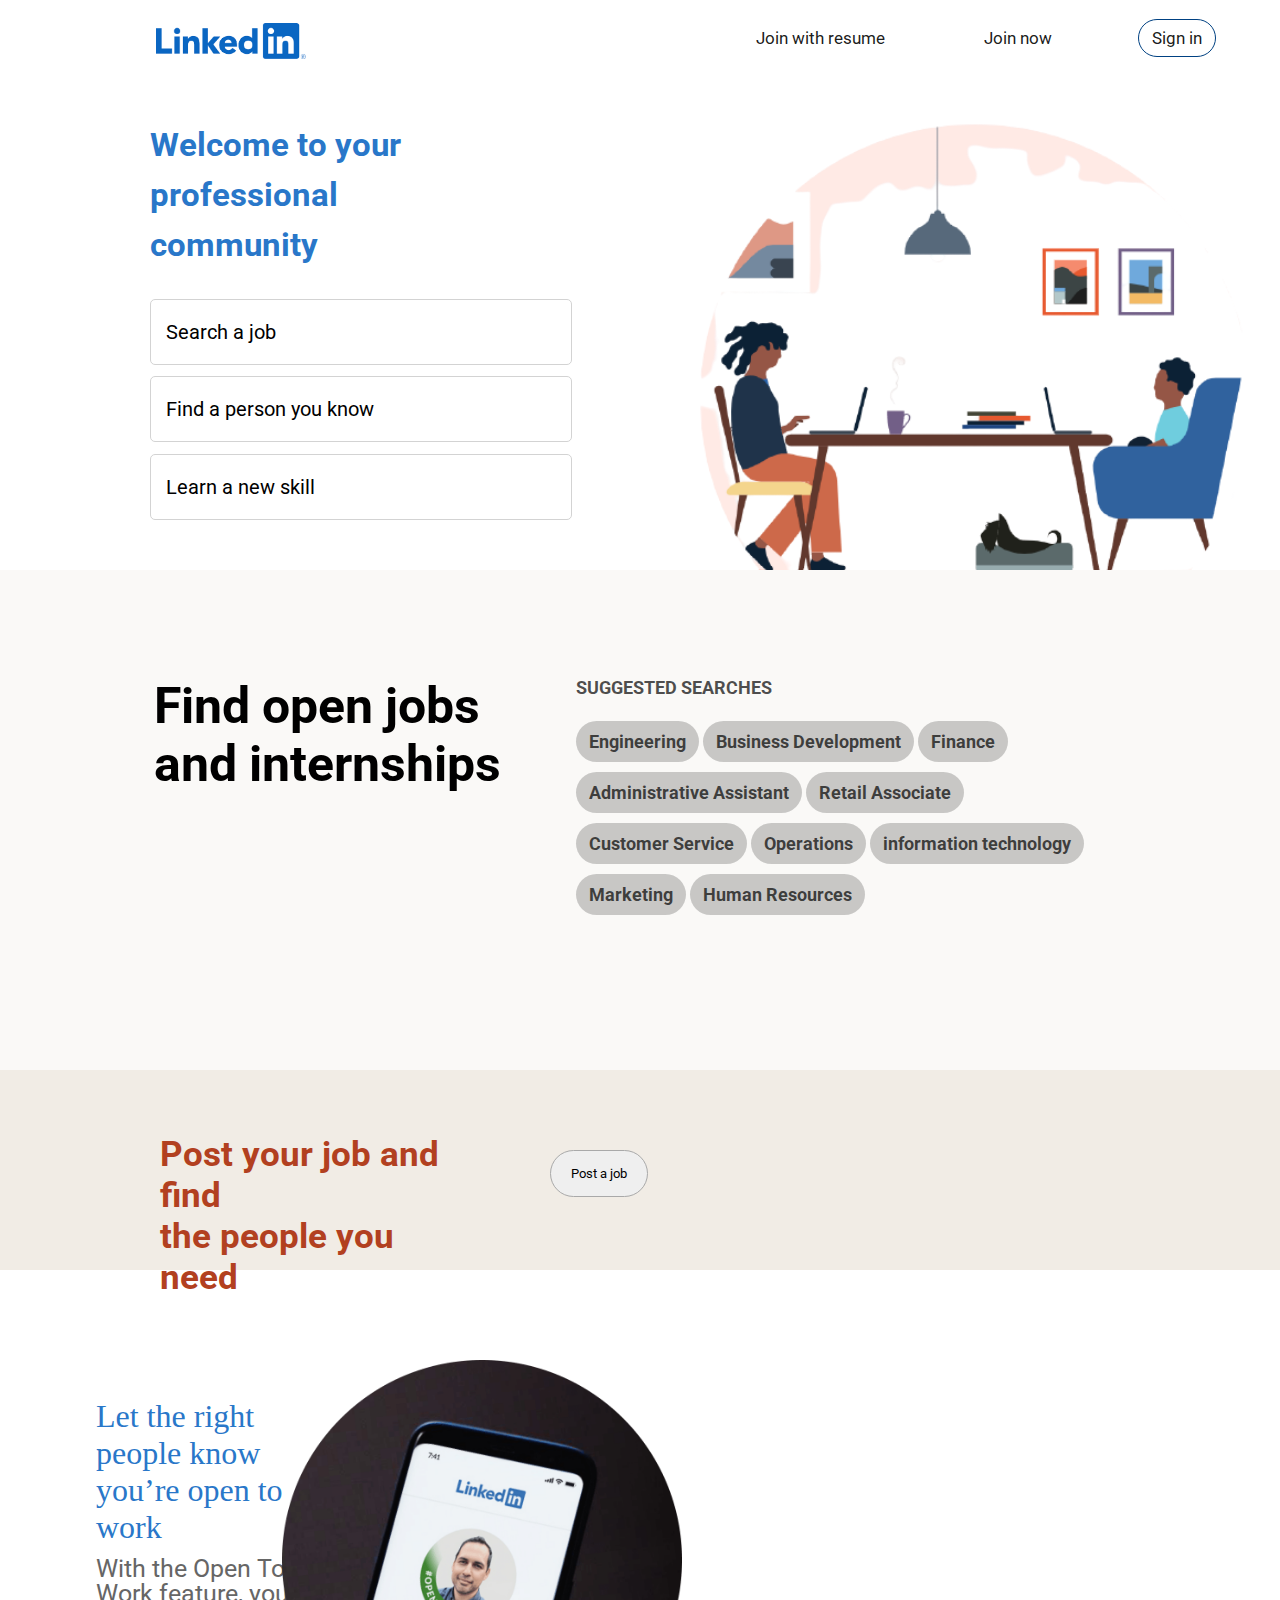
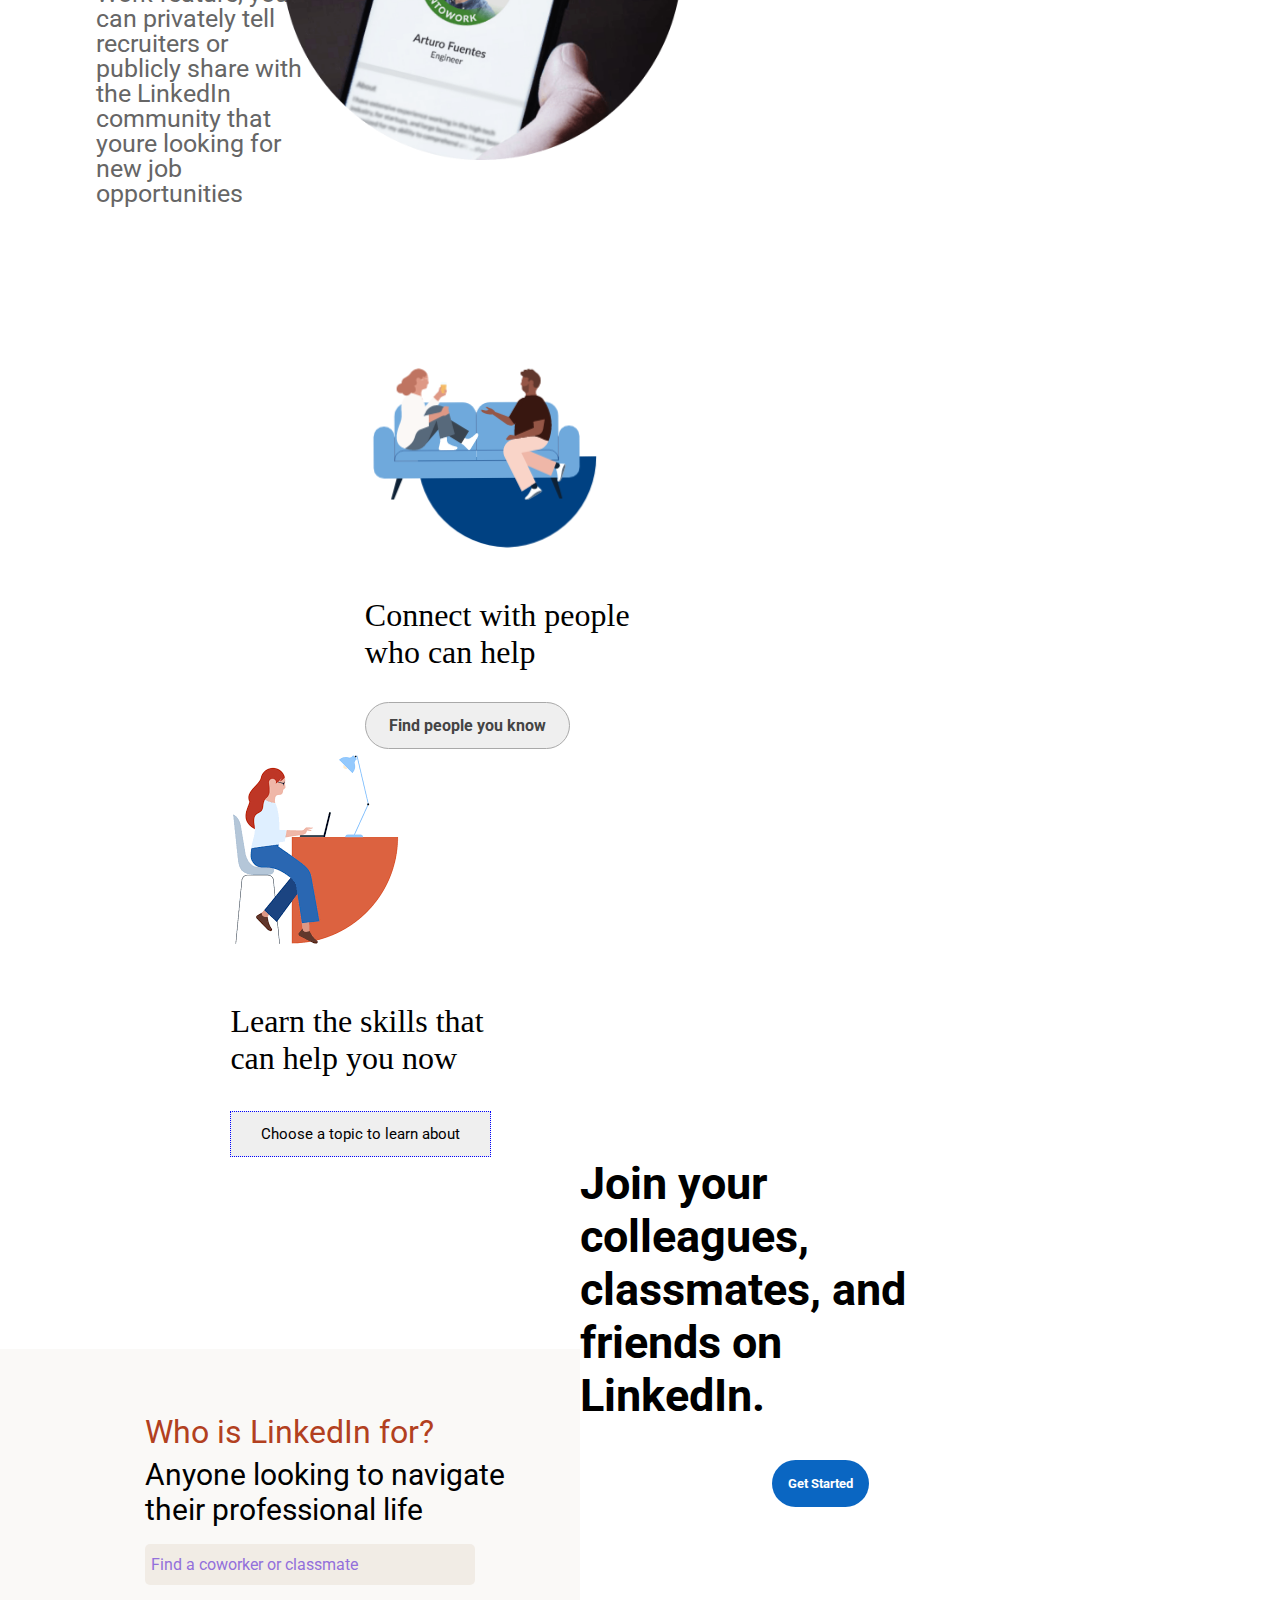
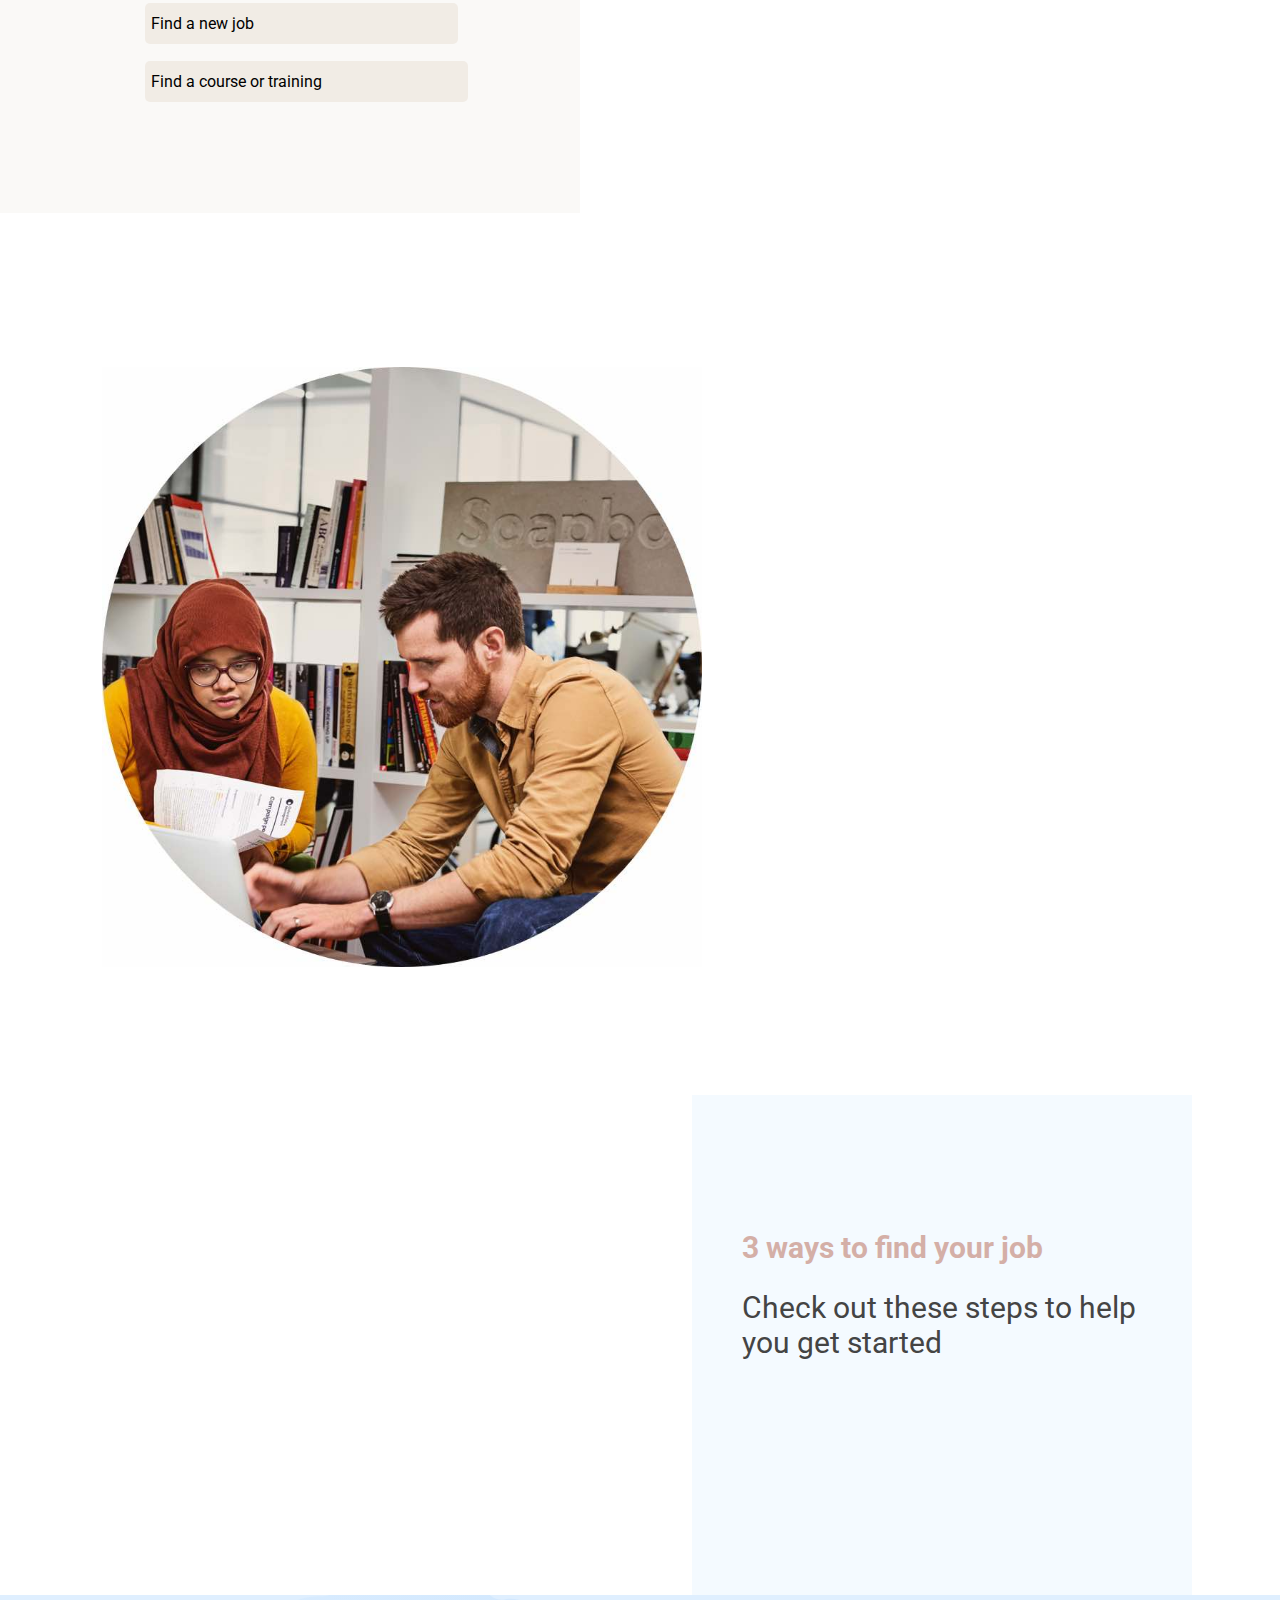
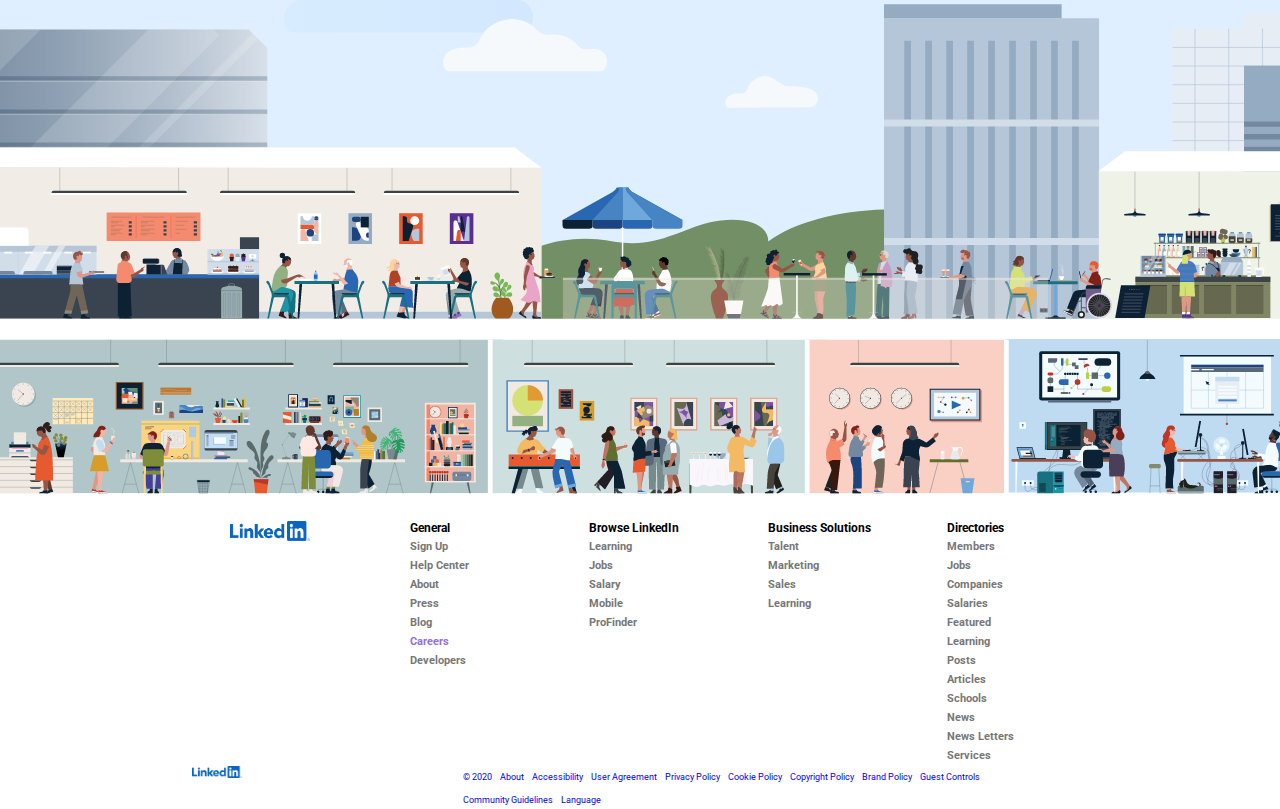
<file: LinkdIn/index.html>
<!DOCTYPE html>
<html>
<head>
	<meta charset="utf-8">
	<meta http-equiv="X-UA-Compatible" content="IE=edge">
	<title>LinkedIn Job Search:Find Bangladesh</title>
	<link rel="stylesheet" href="assets/css/style.css">
	<link rel="shortcut icon" href="assets/img/favicon.png" type="image/x-icon">
</head>
<body>
	
<div class="header">
	<div class="container">
		<div class="left">
			<img src="assets/img/logo.png" alt="">
		</div>
		<div class="right">
			<ul>
				<li><a href="#">Join with resume</a></li>
				<li><a href="#">Join now</a></li>
				<li><a class="but" href="#">Sign in</a></li>
			</ul>
			
		</div>

	</div>
</div>



<div class="middle">
	<div class="m-left">
		<h1>Welcome to your professional community</h1>
		<h3>Search a job</h3>
		<h3>Find a person you know</h3>
		<h3>Learn a new skill</h3>
		
	</div>
	<div class="m-right">
		<img src="assets/img/new22.png" alt="">
	</div>
</div>

<div class="fotter">
	<div class="fotter-left">
		<h2>Find open jobs <br> and internships</h2>
	</div>
	<div class="fotter-right">
		<p>SUGGESTED SEARCHES</p>
		<div class="link">
			<ul>
				<li><a href="#">Engineering</a></li>
				<li><a href="#">Business Development</a></li>
				<li><a href="#">Finance</a></li> <br>
				<li><a href="#">Administrative Assistant</a></li>
				<li><a href="#">Retail Associate</a></li> <br>
				<li><a href="#">Customer Service</a></li>
				<li><a href="#">Operations</a></li>
				<li><a href="#">information technology</a></li><br>
				<li><a href="#">Marketing</a></li> 
				<li><a href="#">Human Resources</a></li>
			</ul>
		</div>
		
	</div>
</div>

<div class="post">
	<div class="containe">
		<div class="post-left">
			<h1>Post your job and find <br> the people you need</h1>
		</div>
		<div class="post-right">
			<button>Post a job</button>
		</div>
	</div>
</div>


<div class="banner">
	<div class="left">
		<h1>Let the right people know you’re open to work</h1>
		<p>With the Open To Work feature, you can privately tell recruiters or publicly share with the LinkedIn community that youre looking for new job opportunities</p>
	</div>
	<div class="right">
		<img src="assets/img/new.png" alt="">
	</div>
</div>


<div class="team-member">
	<div class="team">
		<div class="team-left">
			<img src="assets/img/new1.png" alt="">
			<h1>Connect with people who can help</h1>
			<button>Find people you know</button>
		</div>
		<div class="team-right">
			<img src="assets/img/computer.png" alt="">
			<h1>Learn the skills that can help you now</h1>
			<button>Choose a topic to learn about</button>
		</div>
	</div>
</div>

<div class="team-member2">
	<div class="team1">
		<div class="team1-left">
			<div class="box">
				<h1>Who is LinkedIn for?</h1>
				<p>Anyone looking to navigate their professional life</p>
				<button>Find a coworker or classmate</button><br>

				<button class="a" >Find a new job</button><br>
				<button class="b" >Find a course or training</button>

			</div>
		</div>
		<div class="team1-right">
			<img src="assets/img/00000.jpg" alt="">
		</div>

	</div>
</div>

<iframe width="500" height="315" src="https://www.youtube.com/embed/tOkIXBniIUo" frameborder="0" allow="accelerometer; autoplay; clipboard-write; encrypted-media; gyroscope; picture-in-picture" allowfullscreen></iframe>

<div class="text">
	<h4>3 ways to find your job</h4>
	<h5>Check out these steps to help you get started</h5>
</div>

<div class="box4">
	<h1>Join your colleagues, classmates, and friends on LinkedIn.</h1>
	<button class="bbtn">Get Started</button>
	
</div>
<img src="assets/img/screen.png" alt="">


<div class="at-last">
	<div class="team">
		<div class="part1">
			<img width="80" src="assets/img/logo.png" alt="">
		</div>
		<div class="part2">
			<ul>
				<li> <div class="mo">General</div> </li>
				<li><a href="#">Sign Up</a></li>
				<li><a href="#">Help Center</a></li>
				<li><a href="#">About</a></li>
				<li><a href="#">Press</a></li>
				<li><a href="#">Blog</a></li>
				<li><a class="mk" href="#">Careers</a></li>
				<li><a href="#">Developers</a></li>
				
			</ul>
		</div>


		<div class="part3">
			<ul>
				<li><div class="mo">Browse LinkedIn</div></a></li>
				<li><a href="#">Learning</a></li>
				<li><a href="#">Jobs</a></li>
				<li><a href="#">Salary</a></li>
				<li><a href="#">Mobile</a></li>
				<li><a href="#">ProFinder</a></li>
				
			</ul>
			
		</div>
		<div class="part4">
			<ul>
				<li><div class="mo">Business Solutions</div> </a></li>
				<li><a href="#">Talent</a></li>
				<li><a href="#">Marketing</a></li>
				<li><a href="#">Sales</a></li>
				<li><a href="#">Learning</a></li>
				
			</ul>
		</div>
		<div class="part5">
			<ul>
				<li><div class="mo">Directories</div> </a></li>
				<li><a href="#">Members</a></li>
				<li><a href="#">Jobs</a></li>
				<li><a href="#">Companies</a></li>
				<li><a href="#">Salaries</a></li>
				<li><a href="#">Featured</a></li>
				<li><a href="#">Learning</a></li>
				<li><a href="#">Posts</a></li>
				<li><a href="#">Articles</a></li>
				<li><a href="#">Schools</a></li>
				<li><a href="#">News</a></li>
				<li><a href="#">News Letters</a></li>
				<li><a href="#">Services</a></li>
				
			</ul>
		</div>
	</div>
</div>

<div class="end">
	<div class="con">
	<div class="left">
		<img width="50" src="assets/img/logo.png" alt="">
	</div>
	<div class="rightpart">
		<ul>
			<li><a href="#">© 2020</a></li>
			<li><a href="#">About</a></li>
			<li><a href="#">Accessibility</a></li>
			<li><a href="#">User Agreement</a></li>
			<li><a href="#">Privacy Policy</a></li>
			<li><a href="#">Cookie Policy</a></li>
			<li><a href="#">Copyright Policy</a></li>
			<li><a href="#">Brand Policy</a></li>
			<li><a href="#">Guest Controls</a></li>
			<li><a href="#">Community Guidelines</a></li>
			<li><a href="#">Language</a></li>
		</ul>
	</div>
</div>
</div>


























</body>
</html>
</file>
<file: Behance/assets/css/style.css>
@import url('https://fonts.googleapis.com/css2?family=Noto+Sans&display=swap');
@import url('https://fonts.googleapis.com/css2?family=Anton&display=swap');

*{
	padding: 0px;
	margin: 0px;
}
a{
	text-decoration: none;
}
li{
	list-style: none;
}
.container{
	width: 99%;
	margin: auto;    
}
font-family: 'Noto Sans', sans-serif;
font-family: 'Anton', sans-serif;
/* ressrt */




.main-section:after{
	content: '';
	display: block;
	clear: both;
}
.hearder-left img{
	width: 90px;
	float: left;
	margin-top: 2.2%;
	margin-left: 1.5%;
	cursor: pointer;


}

.hearder-left ul li{
	display: inline-block;
	float: left;
	margin-left: 3%;
	margin-top: 2%;

}
.hearder-left ul li a{
	color: #333;
	font-family: 'Noto Sans', sans-serif;
	font-weight: bold;

}
.hearder-middle {
	text-align: center;
	margin-right: 30%;

	float: left;
}
.hearder-middle input{
	margin-top: 7%;
	width: 300px;
	padding: 10px 20px;	
	border-radius: 100px;
	margin-left: 45%;
	outline: none;
}

.hearder-right{
	text-align: right;
	display: inline-block;
	float: left;
}
.hearder-right button{
	float: left;
	margin-top: 12%;
	margin-right: 15px;
	padding: 10px 18px;
	border-radius: 100px;
	outline: none;
	border: 1px solid darkgrey;
	background: transparent;
	font-weight: bold;
	transition: .5s;
}

.hearder-right button:hover{
	background-color: #10101010;
}

.hearder-right .first{
	background-color: #0057ff;
	color: #fff;
}

.hearder-right .first:hover{
	background-color: #003ECB;
}

.hearder-right h6{
	float: left;
	margin-top: 16%;
	font-size: 16px;
	transition: .5s;
}
.hearder-right h6:hover{
	color: #999;
}

/* main ssection end */

.team-member .team1 img{
	width: 170px;
	height: 70px;
	float: left;
	margin-left: 1.5%;
	margin-top: 2%;
	border-radius: 2px;


}

.team-member .team1 h2{
	font-size: 12px;
	margin-bottom: -10%;
}
.text{
	text-align: center;	
}
.text h1{
	margin-top: 3%;
	font-size: 90px;
	font-weight: bold;
	font-family: 'Anton', sans-serif;
}

.text p{
	margin-top: 1%;
	font-size: 28px;

}
/* text end */
.image-section{
	width: 100%;	
}
.img1{
	width: 25%;
	float: left;
	margin-top: 8%;
}
.img1 img{
	width: 300px;
	height: 250px;
	margin-left: 4%;
}
.img1 h5{
	margin-left: 10%;
}
.img1 p{
	margin-left: 35%;
	margin-top: -4.5%;
}

.sign-area p{
	margin-left: 30%;
	font-size: 15px;
	font-weight: bold;
	word-spacing: 2px;
	font-family: 'Noto Sans', sans-serif;
	cursor: default;
}
.sign-area a{
	color: #000;
	text-decoration: underline;
}

.bottom .sign-area button{
	margin-top: 3%;
	margin-left: 38%;
	padding: 10px 20px;
	border-radius: 100px;
	color: white;
	font-weight: bold;
	font-family: 'Noto Sans', sans-serif;
	background-color: #0057ff;
	border: transparent;
	outline: none;
	transition: .5s;

}

.bottom .sign-area button:hover{
		background-color: #003ECB;
}

.bottom .sign-area h6{
	
	margin-left: 51%;
	margin-top: -2%;
}

.sign-area p{
	display: inline-block;
	margin-top: 30px;
}
</file>
<file: Dribbble/assets/css/style.css>
@import url('https://fonts.googleapis.com/css2?family=Sacramento&display=swap');
@import url('https://fonts.googleapis.com/css2?family=Poppins:wght@200&family=Sacramento&display=swap');
@import url('https://fonts.googleapis.com/css2?family=Lato:wght@300&display=swap');

*{
	padding: 0px;
	margin: 0px;
}
a{
	text-decoration: none;
	font-family: 'Poppins', sans-serif;
	font-family: 'Poppins', sans-serif;
	font-family: 'Lato', sans-serif;

}
li{
	list-style: none;
}
.container{
	width: 95%;
	margin: auto;
}
/* reset */


.header:after{
	content: '';
	display: block;
	clear: both;
}

.header .header-left{
	float: left;
	width: 50%;
}
.header .header-right{
	float: left;
	width: 50%;
}
 
.header-left ul li{
	display: inline-block;
	margin: 30px 15px;
}


.header-left ul li a{
	color: #6e6d7a;
	font-size: 16px;
	font-weight: bold;
	font-family: 'Poppins', sans-serif;
}

.header-left ul li:hover a{
	color: black;
}
.header-left .logo{
	color: black;
	font-family: 'Sacramento', cursive;
	font-size: 32px;
}

.header-left .logo:hover{
	color: #6e6d7a;
}



.header-right ul{
	text-align: right;
}
.header-right ul li{
	display: inline-block;
	margin: 30px 17px;
}

.header-right ul li a{
		color: #6e6d7a;
		font-size: 16px;
	    font-weight: normal;
	    font-family: 'Poppins', sans-serif;

}
.header-right .btn{
	border: 1px solid transparent;
	padding: 10px 12px;
	background-color: #ea4c89;
	color: #fff;
	border-radius: 12px;
	transition: .5s;
}
.header-right .btn:hover{
	background-color: #F082AC;
}
/* header style end */

.body{
	background-color: #F9F8FD;
}
.body:after{
	content: '';
	display: block;
	clear: both;

}
.body .body-left{
	width: 60%;
	float: left;
}
.body .body-right{
	width: 40%;
	float: left;
}
.body-left {
	margin: 50px 0px;
}
.body-left h1{
	width: 80%;
	font-size: 45px;
	font-family: 'Poppins', sans-serif;
    font-weight: 900;
    font-weight: bold;
    margin: 0 12px;
}
.body-left p{
	width: 75%;
	font-size: 18px;
	font-family: 'Lato', sans-serif;
    margin: 10px 12px;
    font-weight: bold;
}
.body-left button{
	margin: 10px 12px;
	padding: 12px 17px;
	border-radius: 12px;
	background-color: #ea4c89;
	color: white;
	border: 1px solid transparent;
	transition: .5s;
}
.body-left button a{
	color: #fff;
	font-size: 15px;
	font-weight: bold;
}
.body-left button:hover{
	background-color: #F082AC;
}



 .body-right img{
 	width: 500px;
    margin: 30px 0;
    
 }
  .body-right h6{
  	font-size: 14px;
  	color: #6e6d7a;
  	margin-left: 65%;

  }

  .body-right a{
  	color: #6e6d7a;
  	text-decoration: underline;

  }
.link ul {
	margin: 25px auto;
}

.link ul li{
	display: inline-block;
	margin: 20px 20px; 
}
.link ul li a{
	color: #6e6d7a;
}
.link ul li:hover a{
	color: black;
	font-weight: bolder;
}

.link .first{
	border: 1px solid transparent;
	padding: 10px 20px;
	box-shadow: 0px 0px 0px 1px #e7e7e9 inset;
	background-color: #f3f3f4;
	border-radius: 10px;
	font-weight: bolder;
}
.link .first:hover{
	box-shadow: 1px 1px 2px lightpink;
	border: 2px solid lightpink;
	
}
.link .last{
	border: 1px solid transparent;
	padding: 10px 25px;
	box-shadow: 0px 0px 0px 1px #e7e7e9 inset;
	background-color: #f3f3f4;
	border-radius: 10px;
	color: black;
	font-weight: bolder;
	
}
/* link menu style end */
.images{
	width: 25%;
	float: left;

}

.all-images:after{
	content: '';
	display: block;
	clear: both;
}

.all-images .images img{
	width: 250px;
	height: 150px;
	margin: 20px 25px;
	border-radius: 5px;
	
}
.all-images .images p{
	margin: 0px 25px;
	font-family: 'Lato', sans-serif;
	float: left;
	

}
.all-images .images h6{
	display: inline-block;
	margin-top: 0px;
	margin-left: 55px;
	color: #6e6d7a;
	float: left;


}
.all-images .images #a:hover{
	color: #EA4C89;

}
/* team member end */
.login-area{
	margin: 5% 30%;
}
.login-area .btn2{
	margin: 0 10%;
	padding: 10px 50px;
	background-color: #ea4c89;
	border: 1px solid transparent;
	border-radius: 8px;
	color: #ffffff;
	font-size: 16px;
	transition: .5s;
	outline: none;

}
.login-area .btn2 :hover{
	 background-color: #F082AC;

}
.login-area button{
	border: 1px solid transparent;
	background-color: #fff;
	outline: none;
	color: #ea4c89;
	font-size: 14px;
}
.login-area button:hover{
	color: #F082AC;

}
/* images style end */

.fotter{
	background-color: #FAFAFB;
}

.fotter{
	content: '';
	display: block;
	clear: both;
}

.text{
	width: 16.66%;
	float: left;
}
.text h4{
	font-size: 40px;
	color: #ea4c89;
	font-family: 'Sacramento', cursive;
	transition: .3s;
	margin-left: 20px;
}
.text h4:hover{
	color: #CA6B90;

}
.text p{
	width: 80%;
	margin-top: 1%;
	margin-left: 20px;
	font-size: 16px;
	font-family: 'Lato', sans-serif;

}
.text i{
	margin-top: 20px;
	margin-left: 20px;

}
.second{
	width: 16.66%;
	float: left;
}
.second p{
	font-family: 'Lato', sans-serif;
	font-weight: bolder;
	color: #000;
	margin-top: 15px;
}
.second ul li{
	margin-top: 10px;
}
.second ul li a{
	color: #333;
	font-weight: normal;
}
.second ul li:hover a{
	color: red;
}

.third{
	width: 16.66%;
	float: left;
}
.third p{
	font-family: 'Lato', sans-serif;
	font-weight: bolder;
	color: #000;
	margin-top: 15px;
}
.third ul li{
	margin-top: 10px;
}
.third ul li a{
	color: #333;
	font-weight: normal;
}
.third ul li:hover a{
	color: red;
}
.third .active{
	color: black;
	font-weight: bolder;
}

.fourth{
	width: 16.66%;
	float: left;
}
.fourth p{
	font-family: 'Lato', sans-serif;
	font-weight: bolder;
	color: #000;
	margin-top: 15px;
}
.fourth ul li{
	margin-top: 10px;
}
.fourth ul li a{
	color: #333;
	font-weight: normal;
}
.fourth ul li:hover a{
	color: red;
}

.fifth{
	width: 16.66%;
	float: left;
}
.fifth p{
	font-family: 'Lato', sans-serif;
	font-weight: bolder;
	color: #000;
	margin-top: 15px;
}
.fifth ul li{
	margin-top: 10px;
}
.fifth ul li a{
	color: #333;
	font-weight: normal;
}
.fifth ul li:hover a{
	color: red;
}
.fifth .active2{
	color: black;
	font-weight: bolder;
}

.sixth{
	width: 16.66%;
	float: left;

}
.sixth img{
	width: 150px;
	background-color: #fff;

}
.sixth p{
	font-family: 'Lato', sans-serif;
	color: #333;
	font-size: 15px;

}
.sixth:hover p{
	color: black;
	cursor: pointer;
}

.sixth .finish{
	color: #333;
}

/* footer style end */
</file>
<file: Fasst Food-Jupiter X Template/assets/css/style.css>
@import url('https://fonts.googleapis.com/css2?family=Roboto:wght@300&display=swap');
@import url('https://fonts.googleapis.com/css2?family=Roboto:wght@700&display=swap');


*{
	padding: 0;
	margin: 0;
	font-family: 'Roboto', sans-serif;
}
a{
	text-decoration: none;
}
li{
	list-style: none;
}
.container{
	width: 98%;
	margin: auto;
}
/* reset */

.header{
	width: 100%;
	height: 994px;
	background-image: url('../img/bgc.png');
	background-position: center center;
	background-repeat: no-repeat;
	background-size: cover;
}
.header:after{
	content: '';
	display: block;
	clear: both;
}

.header .logo{
	width: 20%;
	float: left;
}
.header .menu{
	width: 50%;
	float: left;
}
.header .icon{
	width: 30%;
	float: left;
}
.logo img{
	margin-top: 18%;
	margin-left: 15%;
}
.menu ul{
margin-left: 3%;
margin-top: 7%;

}

.menu ul li{
	display: inline-block;
	margin-left: 8%;
}

.menu ul li a{
	color: #fff;
	text-transform: uppercase;
	font-family: 'Roboto', sans-serif;
	font-size: 14px;
	font-weight: bold;
	transition: .5s;

}
.menu ul li:hover a{
	color: red;
	font-weight: 600;
	
}


.menu .first{
	color: red;
	font-weight: normal;
}
.menu .first:hover{
	font-weight: normal;
}


.icon ul{
	margin-top: 12%;
}

.icon ul li{
	display: inline-block;
	margin-left: 6%;
}

.icon ul li a{
	display: inline-block;
	color: #888888;
	transition: .3s;
	
}
.icon li:hover a{
	color: red;
	transform: translate(0px, 8px);
}

.icon button{
	width: 232px;
	padding-top: 40px;	
	padding-bottom: 40px;
	float: left;
	margin-top: -17%;
	font-size: 17px;
	margin-left: 45%;
	text-transform: uppercase;
	outline: none;
	border: 1px solid transparent;
	font-family: 'Roboto', sans-serif;
	font-weight: bold;
	background-color: red;
	color: #fff;
	letter-spacing: 1px;
	transition: .6s;

}

.icon button:hover {
	background-color: #F46464;
	cursor: pointer;
}
/* header end */



.body{
	width: 80%;
	margin: auto;
}
.body:after{
	content: '';
	display: block;
	clear: both;
}
.text{
	width: 50%;
	float: left;
}
.image{
	width: 50%;
	float: left;
}
.text h1{
	margin-top: 21%;
	color: #ffffff;
	font-size: 100px;
	font-family: 'Roboto', sans-serif;
	font-weight: 900;
	font-weight: bold;
	z-index: 2;
}
.text p{
	margin-top: 6%;
	font-size: 20px;
	color: #ffffff;
	font-weight: 400;
	font-family: 'Roboto', sans-serif;

}
.text .btn button{
	margin-top: 20%;
	margin-left: 1%;
	border: 1px solid #fff;
	font-size: 14px;
	background: transparent;
	color: #fff;
	padding: 20px 43px;
	text-transform: uppercase;
	font-weight: bold;
	font-family: 'Roboto', sans-serif;
	letter-spacing: 1px;
	transition: .3s;
}

.text .btn button:hover{
	background-color: red;
	transform: rotate(-5deg);
	outline: none;
	border: transparent;
	font-weight: normal;
	cursor: pointer;
}

/* Header & Body style end */


.middle:after{
	content: '';
	display: block;
	clear: both;
}
.middle-left{
	width: 50%;
	float: left;
}
.middle-right{
	width: 50%;
	float: left;
}

.middle-left img{
	animation: name 12s linear infinite;
}

@keyframes  {
    0%{
		background-image: url('../img/main img.png'); 
	}
	25%{
		background-image: url('../img/24.png');
	}
	50%{
		background-image: url('../img/23.jpg'); 
	}
	100%{
		background-image: url('../img/main img.png');
	}
	
}


.middle-right h6{
	margin-top: 13%;
	margin-left: 4%;
	color: #f63636;
	font-size: 16px;
	font-family: 'Roboto', sans-serif;
	font-weight: bolder;

}

.middle-right h3{
	width: 80%;
	margin-left: 4%;
	color: #000000;				
	margin-top: 11%;
	font-size: 44px;
	font-weight: 600;
	font-family: 'Roboto', sans-serif;

}

.middle-right p{
	margin-top: 18%;
	font-size: 16px;
	margin-left: 4%;
	font-family: 'Roboto', sans-serif;
	font-weight: 500;
	color: #7a7a7a;

}

.middle-right  img{
	margin-top: 10%;
	margin-left: 4%;

}
/* middle style end */

.right-img img{
	margin-top: 8%;
    margin-left: 83%;
}

.right-img hr{
	width: 1000px;
	margin-left: 15%;
	margin-top: -15%;
	border-top: 0;
	border-bottom: 1px dotted #888888;
	border-left: 0;
	border-right: 0;
	
}
.cross{
	text-align: center;
	margin-top: 13%;
}

.cross img{
	transition: .3s;
}

.cross img:hover{
	transform: scale(1.1, 1.1);

}

.cross p{
	font-family: 'Roboto', sans-serif;
	font-size: 45px;
	font-weight: 900;
	margin-top: 2%;
	font-weight: bolder;
}
/* middle style end */
.team-member{
	margin-top: 10%;
}
.team-member:after{
	content: '';
	display: block;
	clear: both;
}
.team1{
	width: 25%;
	float: left;
}

.text1{
	width: 25%;
	float: left;
}

.team2{
	width: 25%;
	float: left;
}

.text1{
	width: 25%;
	float: left;
}
.team1 img{
	border-radius: 50%;
	margin-left: 15%;
	transition: .01s;
}
.team1 img:hover{
	transform: rotate(6deg) scale(1.05, 1.05);
}

.text1 h3{
	font-size: 30px;
	font-weight: bolder;
	font-weight: 900;
	font-family: 'Roboto', sans-serif;
}
.text1 p{
	margin-top: 10%;
	color: #7a7a7a;
	font-size: 17px;
	font-weight: 500;
}
.text1 h6{
	margin-top: 15%;
	font-size: 18px;
	font-weight: bold;

}
.text1 h6 span{
	color: #F63636;
	font-size: 25px;
	margin-left: 2%;

}

.team2 img{
	border-radius: 50%;
	margin-left: 15%;
	transition: .01s;
}
.team2 img:hover{
	transform: rotate(6deg) scale(1.05, 1.05);
}

.text2 h3{
	font-size: 30px;
	font-weight: bolder;
	font-weight: 900;
	font-family: 'Roboto', sans-serif;
}
.text2 p{
	margin-top: 2%;
	color: #7a7a7a;
	font-size: 17px;
	font-weight: 500;
}
.text2 h6{
	margin-top: 3%;
	font-size: 18px;
	font-weight: bold;
}
.text2 h6 span{
	color: #F63636;
	font-size: 25px;
	margin-left: 1%;
}
/* end */


.team3{
	width: 25%;
	float: left;
}

.text3{
	width: 25%;
	float: left;
}

.team4{
	width: 25%;
	float: left;
}

.text4{
	width: 25%;
	float: left;
}

.team3 img{
	border-radius: 50%;
	margin-left: 15%;
	transition: .01s;
}
.team3 img:hover{
	transform: rotate(6deg) scale(1.05, 1.05);
}

.text3 h3{
	font-size: 30px;
	font-weight: bolder;
	font-weight: 900;
	font-family: 'Roboto', sans-serif;
}
.text3 p{
	margin-top: 10%;
	color: #7a7a7a;
	font-size: 17px;
	font-weight: 500;
}
.text3 h6{
	margin-top: 15%;
	font-size: 18px;
	font-weight: bold;

}
.text3 h6 span{
	color: #F63636;
	font-size: 25px;
	margin-left: 2%;

}


.team4 img{
	border-radius: 50%;
	margin-left: 15%;
	transition: .01s;
}
.team4 img:hover{
	transform: rotate(6deg) scale(1.05, 1.05);
}

.text4 h3{
	font-size: 30px;
	font-weight: bolder;
	font-weight: 900;
	font-family: 'Roboto', sans-serif;
}
.text4 p{
	margin-top: 8%;
	color: #7a7a7a;
	font-size: 17px;
	font-weight: 500;
}
.text4 h6{
	margin-top: 13%;
	font-size: 18px;
	font-weight: bold;
}
.text4 h6 span{
	color: #F63636;
	font-size: 25px;
	margin-left: 1%;
}

.btn2 button{
	margin-top: 7%;
	margin-left: 43%;
	border: 1px solid red;
	font-size: 14px;
	font-weight: 600;
	text-transform: uppercase;
	padding: 20px 50px;
	background: transparent;
	transition: .3s;


}

.btn2 button a{
	color: red;
}
.btn2 button:hover{
	background-color: #F63636;
	outline: none;
	border: none;
	transform: rotate(-3deg)
}
.btn2 button:hover a{
	color: #fff;
}

/* btn end */

.home-img img{
	margin-top: 10%;
	width: 1300px;
	margin-left: 2%;
	height: 500px;
}
.testimonial{
	margin-top: 10%;
	text-align: center;
}

.testimonial h5{
	color: #F63636;
	font-size: 17px;
	font-weight: bold;
}
.testimonial h3{
	font-size: 47px;
	margin-top: 2%;
	font-family: 'Roboto', sans-serif;
	font-weight: 900;
	font-weight: bolder;

}


/* team section start */
.team-members{
	width: 90%;
	margin: 10% auto;
}

.teams{
	width: 33.33%;
	float: left;
}

.teams img{
	border-radius: 50%;
}

.teams h2{
	font-size: 19px;
}
.teams p{
	margin-top: 10%;
	width: 90%;
	font-size: 20px;
	padding: 0 5px;
	color: #777777;
}



.animation img{
	margin-top: 10%;
	margin-left: 18%;
	
}

@keyframes vibrate{
	0%{
		transform: rotate(0deg) scale(1.07);
	}
	80%{
		transform: rotate(0deg) scale(1.0);

	}
	100%{
		transform: rotate(0deg) scale(.8);
	}
	
}
/* animation style end */

.btn3{
	text-align: center;
	margin-top: 5%;

}
.btn3 button{
	font-size: 29px;
	padding: 30px 50px;
	border-radius: 100px;
	background-color: #f63636;
	outline: none;
	border: none;
	transition: .5s;
}

.btn3 button:hover{
	background-color: #f41d1d;
	transform: rotate(-6deg);
}

.btn3 button a{
	color: white;
}

.btn3 p{
	margin-top: 3%;
	font-weight: bold;
	font-size: 15px;
}

/* footer style start */

.footer{
	width: 100%;
	height: 120vh;
	margin-top: 10%;
	background-image: url('../img/fotter.png');
	background-position: center center;
	background-repeat: no-repeat;
	background-size: cover;

}


.footer:after{
	content: '';
	clear: both;
	display: block;
}
.footer-left{
	width: 30.33%;
	float: left;
}
.footer-middle{
	width: 30.33%;
	float: left;
}
.footer-right{
	width: 30.33%;
	float: left;
}

.footer-left{
	margin-top: 10%;
	margin-left: 7%;
}


.footer-left p{
	color: #a9a9a9;
	margin-top: 18%;
}
.footer-left i{
	margin-top: 10%;
	color: #a9a9a9;
	padding: 20px;
	margin-left: -3%;
	transition: .3s;
}
.footer-left i:hover{
	color: #C82F36;
	transform: translate(0px, 8px);
}

.footer-middle{
	margin-top: 10%;
	margin-left: 0%;
}

.footer-middle h4{
	color: #fff;
}
.footer-middle ul{
	margin-top: 19%;
}
.footer-middle ul li{
	margin-top: 5%;
}
.footer-middle ul li a{
	color: #a9a9a9;
	transition: .2s;
}
.footer-middle ul li:hover a{
	color: #C82F36;
}

.footer-right{
	margin-top: 10%;
	margin-left: 0%;

}
.footer-right h3{
	color: #fff;
	font-size: 16px;
}
.footer-right input{
	width: 220px;
	margin-top: 10%;
	padding: 18px 25px 18px 10px;
	outline: none;
	background-color: #55595c;
	border: none;
	font-size: 16px;
}

.footer-right i{
	color: white;
	margin-left: 5%;
	padding: 18px;
	background-color: #f63636;
	
}
.footer-right i:hover{
	border: 1px solid #2ECC71;
	cursor: pointer;
}
.footer-right i:active{
	background-color: #f41d1d;
}
.footer-right p{
	color: #a9a9a9;
	margin-top: 10%;
}
.hr hr{
	margin-top: -8%;
	color: #a9a9a9;
	width: 1100px;
	margin-left: 10%;
	border-bottom: 1px solid #a9a9a9;
	border-top: 0;
	border-left: 0;
	border-right: 0;

}

.end p{
	color: white;
	margin-top: 4%;
	margin-left: 27%;
	font-size: 14px;
	color: #a9a9a9;

}
.end a{
	color: #C82F36;
	font-weight: bold;
}
</file>
<file: LinkdIn/assets/css/style.css>
@import url('https://fonts.googleapis.com/css2?family=Roboto:wght@300&display=swap');




* {
	padding: 0px;
	margin: 0px;
	font-family: 'Roboto', sans-serif;
}
a{
	text-decoration: none;
}
li{
	list-style: none;
}

.container{
	width: 90%;
	height: 120px;
	margin: auto;
	
}

.header .left img{
	width: 150px;
	margin: 5% 20%;
}




.header:after{
	content: '';
	display: block;
	clear: both;
}
.header .left{
	width: 40%;
	float: left;
}
.header .right{
	width: 60%;
	float: left;
}

.header .right ul{
	text-align: right;
}
.header .right ul li{
	display: inline-block;
	margin-left: 10%;
	margin-top: 4%;
}

.header .right ul li a{
	font-family: 'Roboto', sans-serif;
	color: rgba(0, 0, 0, 0.9);
	font-size: 17px;
	padding: 8px 13px;

}
.header .right ul li:hover a{
	    background-color: rgba(0,0,0,0.2);
	    color: black;
	    border-radius: 5px;
}

.right .but{
	border: 1px solid #004182;
	border-radius: 100px;
}
.right .but:hover{
	border-radius: 100px;
	background-color: rgba(0, 0, 0, 0.9);
}




.middle{
	width: 90%;
	margin: auto;
	
	height: 450px;
	
}
.m-left{
	width: 50%;
	float: left;
}

.m-right{
	width: 50%;
	float: left;
}
.middle .m-left h1{
	width: 60%;
	font-family: 'Roboto', sans-serif;
	font-size: 33px;
	position: relative;
	margin-left: 15%;
	line-height: 50px;
	color: #2977c9;
	margin-bottom: 5%;

}
.middle .m-left h3{
	position: relative;
	width: 400px;
	margin-left: 15%;
	border: 1px solid lightgray;
	margin-bottom: 2%;
	font-size: 20px;
	padding-left: 15px;
	padding-top: 20px;
	padding-bottom: 20px;
	padding-right: 5px;
	border-radius: 5px;
	font-weight: normal;
}
.middle .m-left h3:hover{
	cursor: pointer;
	box-shadow: 0px -1px 1px rgba(0,10,10,0.08), 1px 0px 1px rgba(0,10,10,0.08), -1px 0px 1px rgba(0,10,10,0.08), 0px 1px 1px rgba(0,10,10,0.08);
}



.middle .m-right img{
	width: 550px;
	margin-left: 10%;
}


.fotter{
	width: 100%;
	height: 500px;
	margin: auto;
	background-color: #FAF9F7;
	position: relative;
}
.fotter:after{
	content: '';
	display: block;
	clear: both;
}

.fotter-left{
	width: 40%;
	float: left;
	
}
.fotter-left h2{
	position: absolute;
	margin-left: 12%;
	font-size: 50px;
	font-family: 'Roboto', sans-serif;
}
.fotter-right{
	width: 60%;
	float: left;
}

.fotter-right p{
	position: absolute;

	margin-left: 45%;
	font-size: 18px;
	font-weight: bold;
	color: rgba(0, 0, 0, 0.7);
	
	font-family: 'Roboto', sans-serif;
}
.fotter-right .link  ul{
	
	position: absolute;
	margin-top: 0%;
	left: 45%;
	bottom: 30%;
	right: 0%;
	margin: auto;


}
.fotter-right .link  ul li{
	display: inline-block;

	padding: 10px 13px;
	margin: 5px 0;
	border-radius: 100px;
	background-color: rgba(0,0,0,0.2);
	transition: .5s;

}
.fotter-right .link  ul li a{
	color: rgba(0, 0, 0, 0.7);
	font-size: 18px;
	font-weight: bold;
	transition: .5s;

}
.fotter-right .link  ul li:hover a{
	color: black;
}
.fotter-right .link  ul li:hover{
	background-color: rgba(0,0,0,0.3);
	
}

.containe{
	width: 100%;
	height: 200px;
	background-color: #f1ece5;
}

.post-left{
	width: 50%;
	float: left;
}
.post-right{
	width: 50%;
	float: left;
}
.post-left h1{
	margin: 10% 25%;
	font-size: 35px;
	color: #b24020;
	
}
.post-right button{
	margin: 80px -90px;
	padding: 15px 20px;
	border-radius: 100px;
	transition: .5s;
	border: 1px solid darkgray;


}

.post-right button:hover{
	background-color: rgba(0,0,0,0.3);
}

.banner:after{
	content: '';
	display: block;
	clear: both;
}
.banner{
	margin-top: 10%;
}


.left{
	width: 40%;
	float: left;
}

.left{
	width: 60%;
	float: left;
}

.banner .left h1{
	width: 50%;
	margin-left: 25%;
	color: #2977c9;
	font-family: candara;
	font-weight: normal;

}
.banner .left p{
	width: 55%;
	margin-left: 25%;
	color: #666666;
	line-height: 25px;
	font-size: 25px;
	margin-top: 10px;
}
.banner .right img{
	width: 400px;
	margin-left: -8%;
	margin-top: -3%;
}

.team-member{
	margin-top: 10%;
}





.team-member:after{
	content: '';
	display: block;
	clear: both;
}

.team-left{
	float: left;
}

.team-right{
	float: left;
}


.team-left{	
	margin-left: 15%;
}

.team-left h1{
	width: 65%;
	font-family: candara;
	font-weight: normal;
	margin-top: 10%;

}
.team-left button{
	border: 1px solid darkgrey;
	padding: 13px 23px;
	border-radius: 100px;
	font-size: 16px;
	font-weight: bold;
	color: #444444;
	margin-top: 7%;
}
.team-left button:hover{
	background-color: rgba(0,0,0,0.3);
	color: #000;
	border: 1px solid gray;
}

.team-right h1{
	width: 55%;
	font-family: candara;
	font-weight: normal;
	margin-top: 10%;

}
.team-right button{
	margin-top: 7%;
	border: 1px dotted blue;
	font-size: 15px;
	padding: 13px 30px;
	outline: none;
}


.team1-left .box{
	width: 580px;
	height: 400px;
	background-color: #FAF9F7;
	margin-top: 15%;
	padding-top: 5%;
	float: left;

}

.team1-left .box h1{
	color: #b24020;
	margin-left: 25%;
	font-weight: normal;
	
}
.team1-left .box p{
	width: 70%;
	margin-left: 25%;
	font-weight: normal;
	margin-top: 1%;
	font-size: 30px;
}
.team1-left .box button{
	margin-top: 3%;
	margin-left: 25%;
	padding-right: 20%;
	padding-top: 10px;
	padding-bottom: 10px;
	padding-left: 5px;
	background-color: #f1ece5;
	outline: none;
	border: 1px solid transparent;
	border-radius: 5px;
	font-size: 16px;
	color: mediumpurple;

	

}
.team1-left .box .a{
	padding-right: 35%;
	padding-top: 10px;
	padding-bottom: 10px;
	padding-left: 5px;
	border-radius: 5px;
	font-size: 16px;
	color: #000;


}
.team1-left .box .b{
	padding-right: 25%;
	padding-top: 10px;
	padding-bottom: 10px;
	padding-left: 5px;
	border-radius: 5px;
	font-size: 16px;
	color: #000;


}.team1-right img{
	width: 600px;
	float: left;
	margin-left: 8%;
	margin-top: 12%;
}
 iframe{
 	margin-left: 10%;
 	margin-top: 10%;
 	float: left;
 	

}

.text{
	float: left;
	margin-top: 10%;
	margin-left: 5%;
	background-color: #F4FAFF;
	width: 500px;
	height: 500px;

}
.text h5{
	margin-top: 5%;
	margin-left: 10%;
	font-size: 30px;
	width: 80%;
	font-weight: normal;
	color: #444444;
}
.text h4{
	margin-top: 27%;
	margin-left: 10%;
	color: #D4AFA7;
	font-size: 30px;

}
.box4 h1{
	width: 60%;
	font-size: 45px;
	margin-left: 15%;

}
.box4 .bbtn{
	
	margin-left: 15%;
	margin-top: 3%;
	padding: 15px;
	border-radius: 100px;
	color: #ffffff;
	background-color: #0a66c2;
	outline: none;
	border: 1px solid transparent;
	font-weight: bold;
}
.box4 .bbtn:hover{
	background-color: #0073b1;
	cursor: pointer;

}
.team{
	width: 70%;
	float: left;
	margin: auto;
	margin-left: 18%;
	margin-top: 1%;


}
.part1{
	float: left;
	width: 20%;
	
}

.part2{
	float: left;
	width: 20%;
}
.part2 ul li a{
	color: #777777;
	font-size: 11px;
	font-weight: bold;
}
.team .part2 .mo{
	color: #000;
	font-size: 12px;
	font-weight: bold;
}
.part2 ul li:hover a{
	text-decoration: underline;
	color: #2977c9;
}

.team .part2 .mk{
	color: mediumpurple;
}

.part3{
	float: left;
	width: 20%;

}

.part3 ul li a{
	color: #777777;
	font-size: 11px;
	font-weight: bold;
}
.team .part3 .mo{
	color: #000;
	font-size: 12px;
	font-weight: bold;
}
.part3 ul li:hover a{
	text-decoration: underline;
	color: #2977c9;
}

.part4{
	float: left;
	width: 20%;

}
.part4 ul li a{
	color: #777777;
	font-size: 11px;
	font-weight: bold;
}
.team .part4 .mo{
	color: #000;
	font-size: 12px;
	font-weight: bold;
}
.part4 ul li:hover a{
	text-decoration: underline;
	color: #2977c9;
}


.part5{
	float: left;
	width: 20%;

}
.part5 ul li a{
	color: #777777;
	font-size: 11px;
	font-weight: bold;
}
.team .part5 .mo{
	color: #000;
	font-size: 12px;
	font-weight: bold;
}
.part5 ul li:hover a{
	text-decoration: underline;
	color: #2977c9;
}

.con{
	width: 70%;
	margin: auto;

}

.end:after{
	content: '';
	display: block;
	clear: both;

}
.left{
	width: 30%;
	float: left;
}
.rightpart{
	width: 70%;
	float: left;
}
.rightpart ul{
	margin-right: 3%;
}

.rightpart ul li{
	display: inline-block;
	padding: 2px;

}
.rightpart ul li a{
	font-size: 9px;
}
</file>
<file: Instagram/assets/css/style.css>
*{
	padding: 0px;
	margin: 0px;
}
a{
	text-decoration: none;
}
li{
	list-style: none;
}
.container{
	width: 60%;
	margin: auto;
}
/* reset */
.main-part{
	background-color: #FAFAFA;
}

.main-part:after{
	content: '';
	display: block;
	clear: both;
}

.left-part{
	width: 50%;
	float: left;
}

.right-part{
	width: 50%;
	float: left;
}


.box{
	width: 270px;
	height: 400px;
	padding: 5px 40px;
	margin-left: 15%;
	margin-top: 15%;
	background-color: rgba(var(--d87,255,255,255),1);
	border: 1px solid rgba(var(--b6a,219,219,219),1);
}

.right-part .box img{
	width: 150px;
	margin-left: 53px;
}

.right-part .box input{
	width: 100%;
	margin-top: 15px;
	padding: 15px 0;
	box-sizing: border-box;
	border-radius: 5px;
	padding-left: 5px;

	
	outline-color: #dbdbdb;
	border: 1px solid rgba(var(--ca6,219,219,219),1);

}
.right-part .box button{
	width: 100%;
	margin-top: 15px;
	padding: 9px 0;
	border-radius: 6px;
	border: none;
	outline: none;
	background-color: #B2DFFC;
	color: white;

}

.right-part .box h6{
	margin-top: 20px;
	color: #99999999;
	font-size: 10px;
}
.right-part .box h4{
	font-size: 14px;
	font-family: candara;
	margin-left: 28%;
	margin-top: 8%;
	color: rgba(var(--d69,0,149,246),1);
	
}


.right-part .box h5{
	margin-top: 15%;
	margin-left: 32%;

}

.right-part .box h5 a{
	color: #385185;
	font-family: candara;

}

.box2{
	width: 270px;
	height: 50px;
	
	padding: 5px 40px;
	margin-left: 15%;
	margin-top: 10%;
	background-color: rgba(var(--d87,255,255,255),1);
	border: 1px solid rgba(var(--b6a,219,219,219),1);
}

.box2 p{
	margin-top: 5%;
	margin-left: 10%;
	font-family: candara;
}
.box2 p a{
	color: #0095f6;
}
p{
	margin-left: 50%;
	margin-top: 4%;
	font-family: candara;
}


.icon{
	content: '';
	display: block;
	clear: both;
}

.left{
	
	float: left;
}
.right{
	
	float: left;
}
.icon .left img{
	width: 120px;
	margin-left: 30%;
	margin-top: 15%;
}
.icon .right img{
	width: 120px;
	margin-left: 40%;
	margin-top: 15%;
}

.fotter-end ul li{
	display: inline-block;
	margin-left: 2%; 
	margin-top: 7px;
	
}
.fotter-end ul li a{
	font-size: 11px;
	color: #777777;
}

h3{
	font-size: 12px;
	color: #777777;
	margin-top: 3%;
	margin-left: 40%;
}

/* end instagram style */
</file>
